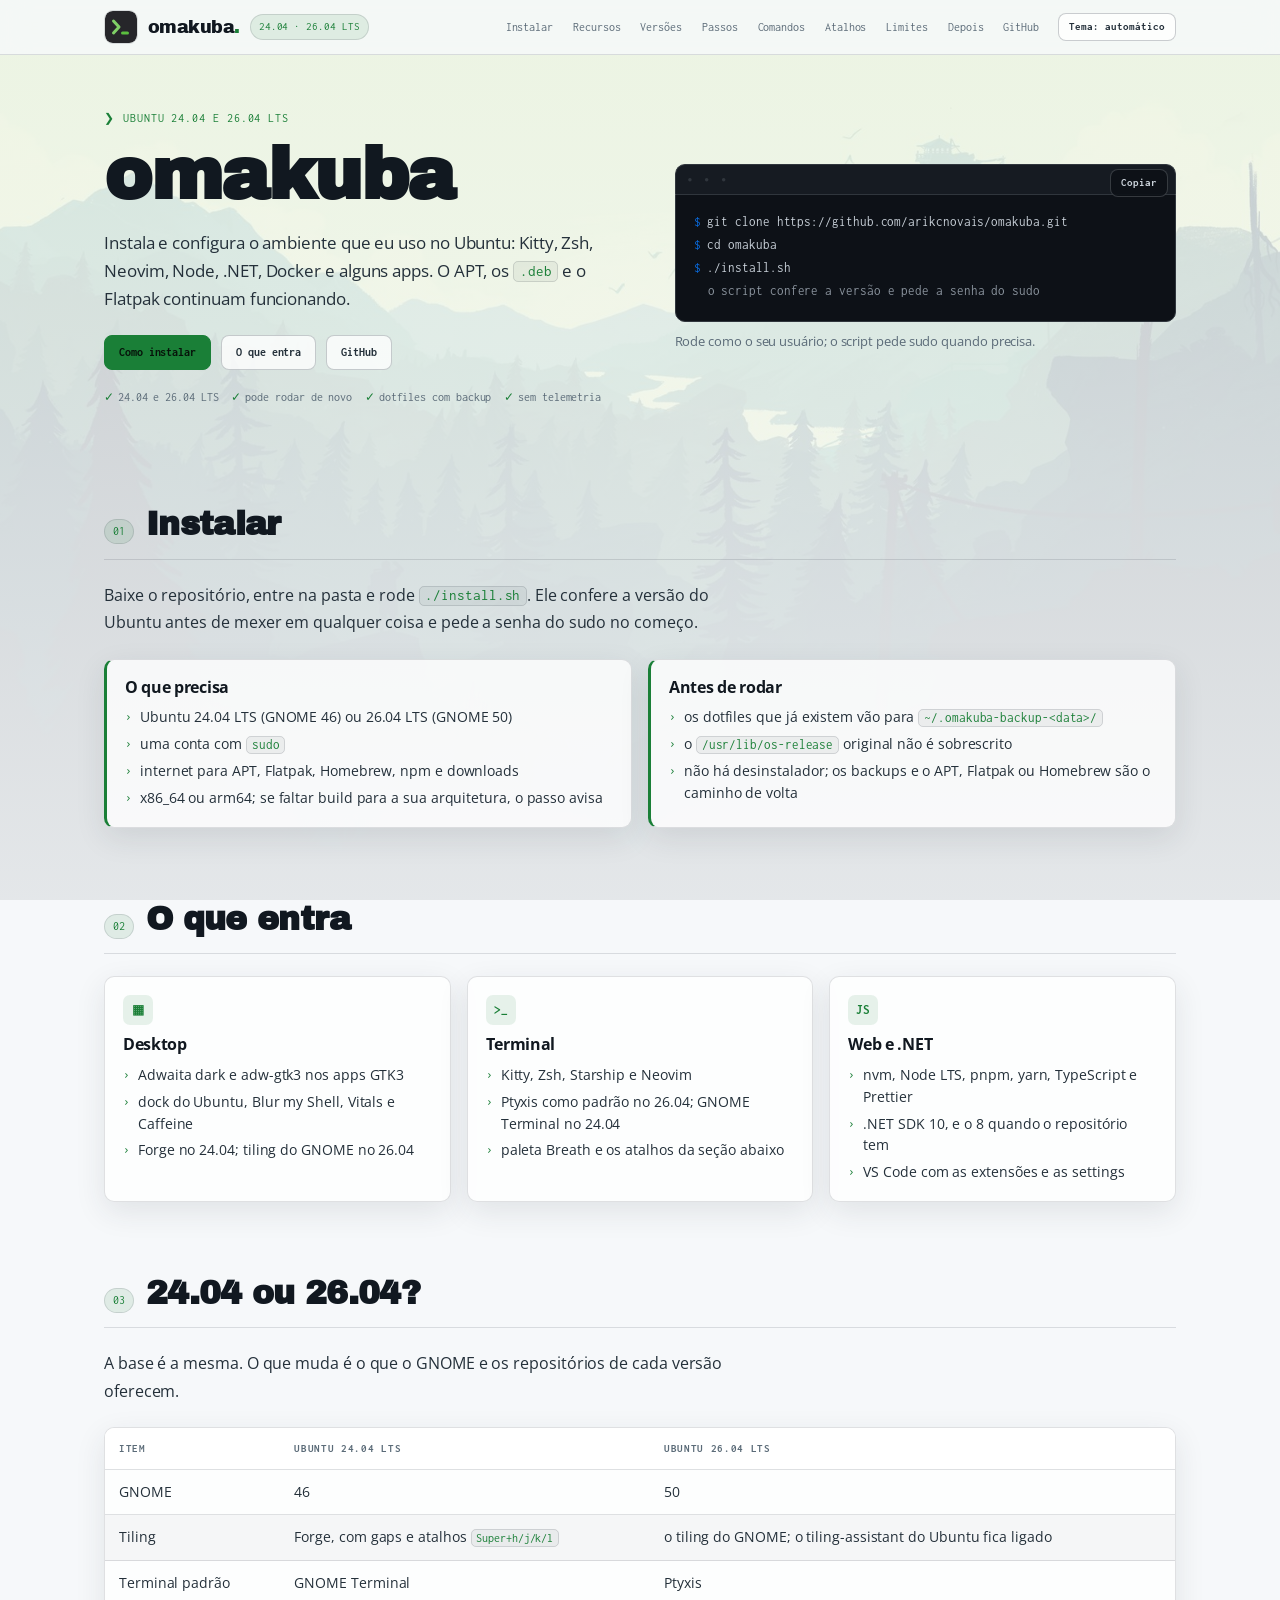
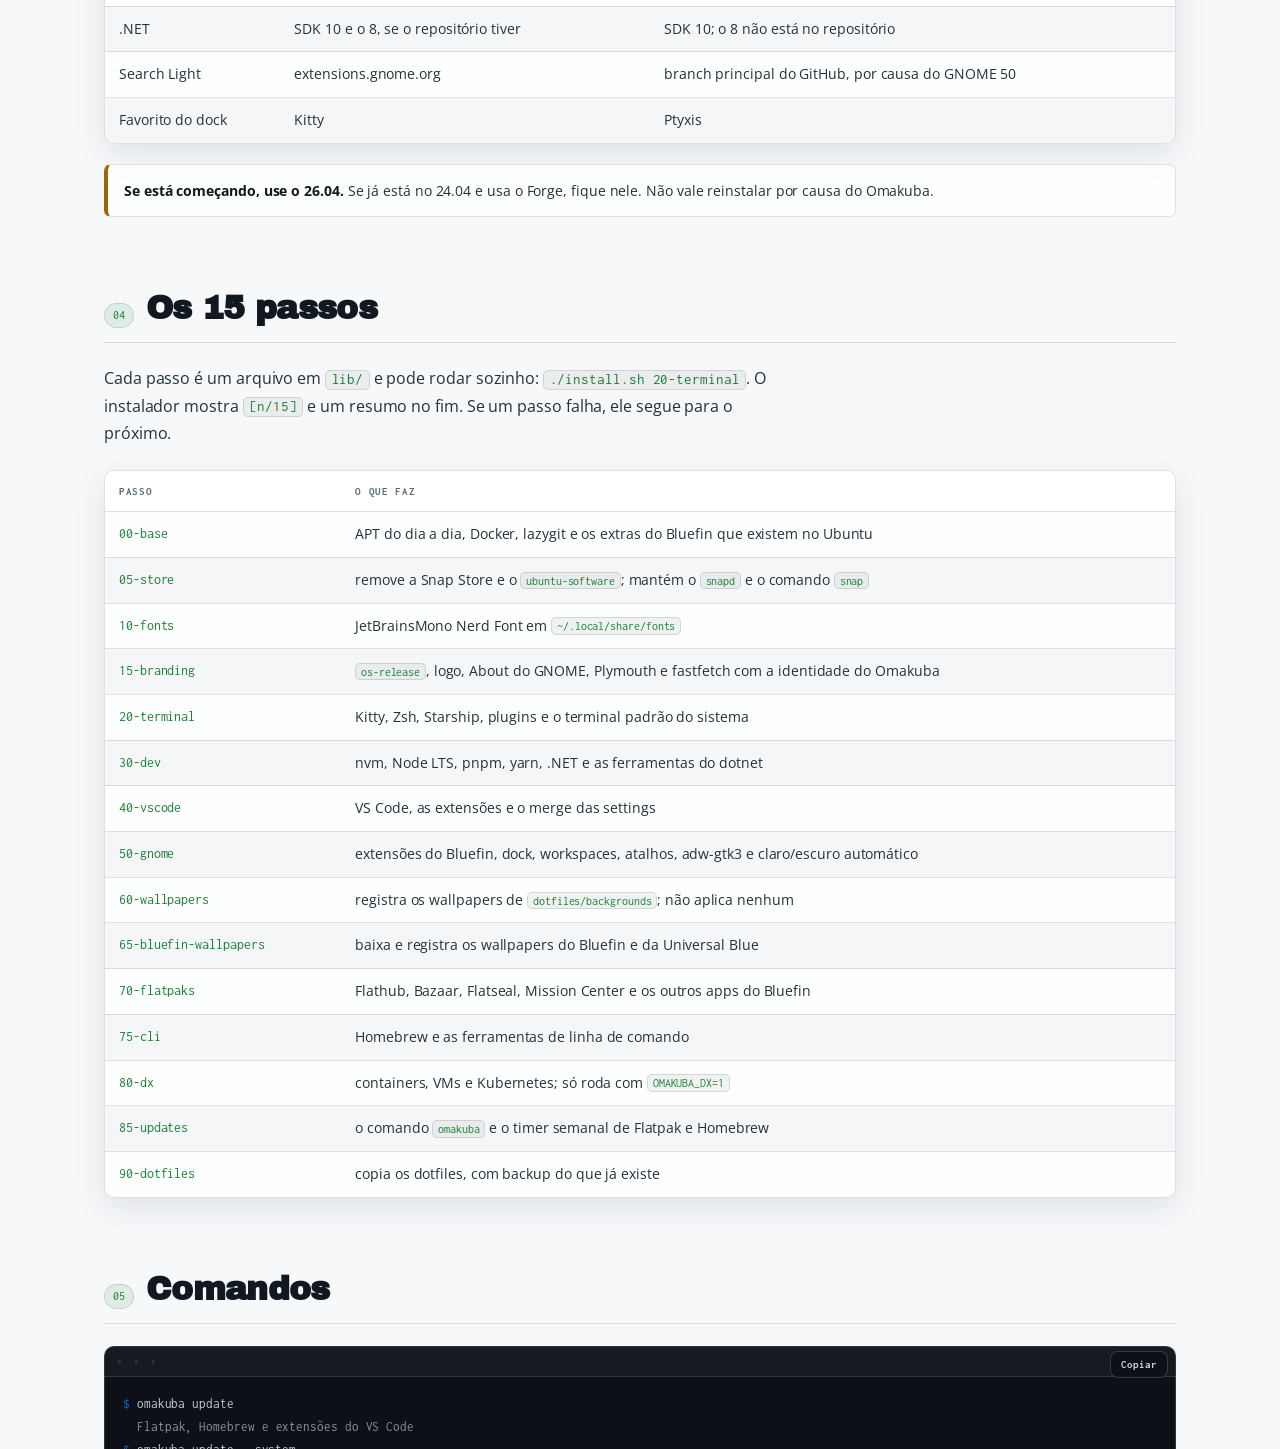
<file: index.html>
<!doctype html>
<html lang="pt-BR">
<head>
<meta charset="utf-8">
<meta name="viewport" content="width=device-width, initial-scale=1">
<meta http-equiv="refresh" content="0; url=docs/">
<title>Omakuba</title>
<link rel="canonical" href="docs/">
</head>
<body>
<p><a href="docs/">Abrir o site do Omakuba</a></p>
</body>
</html>
</file>
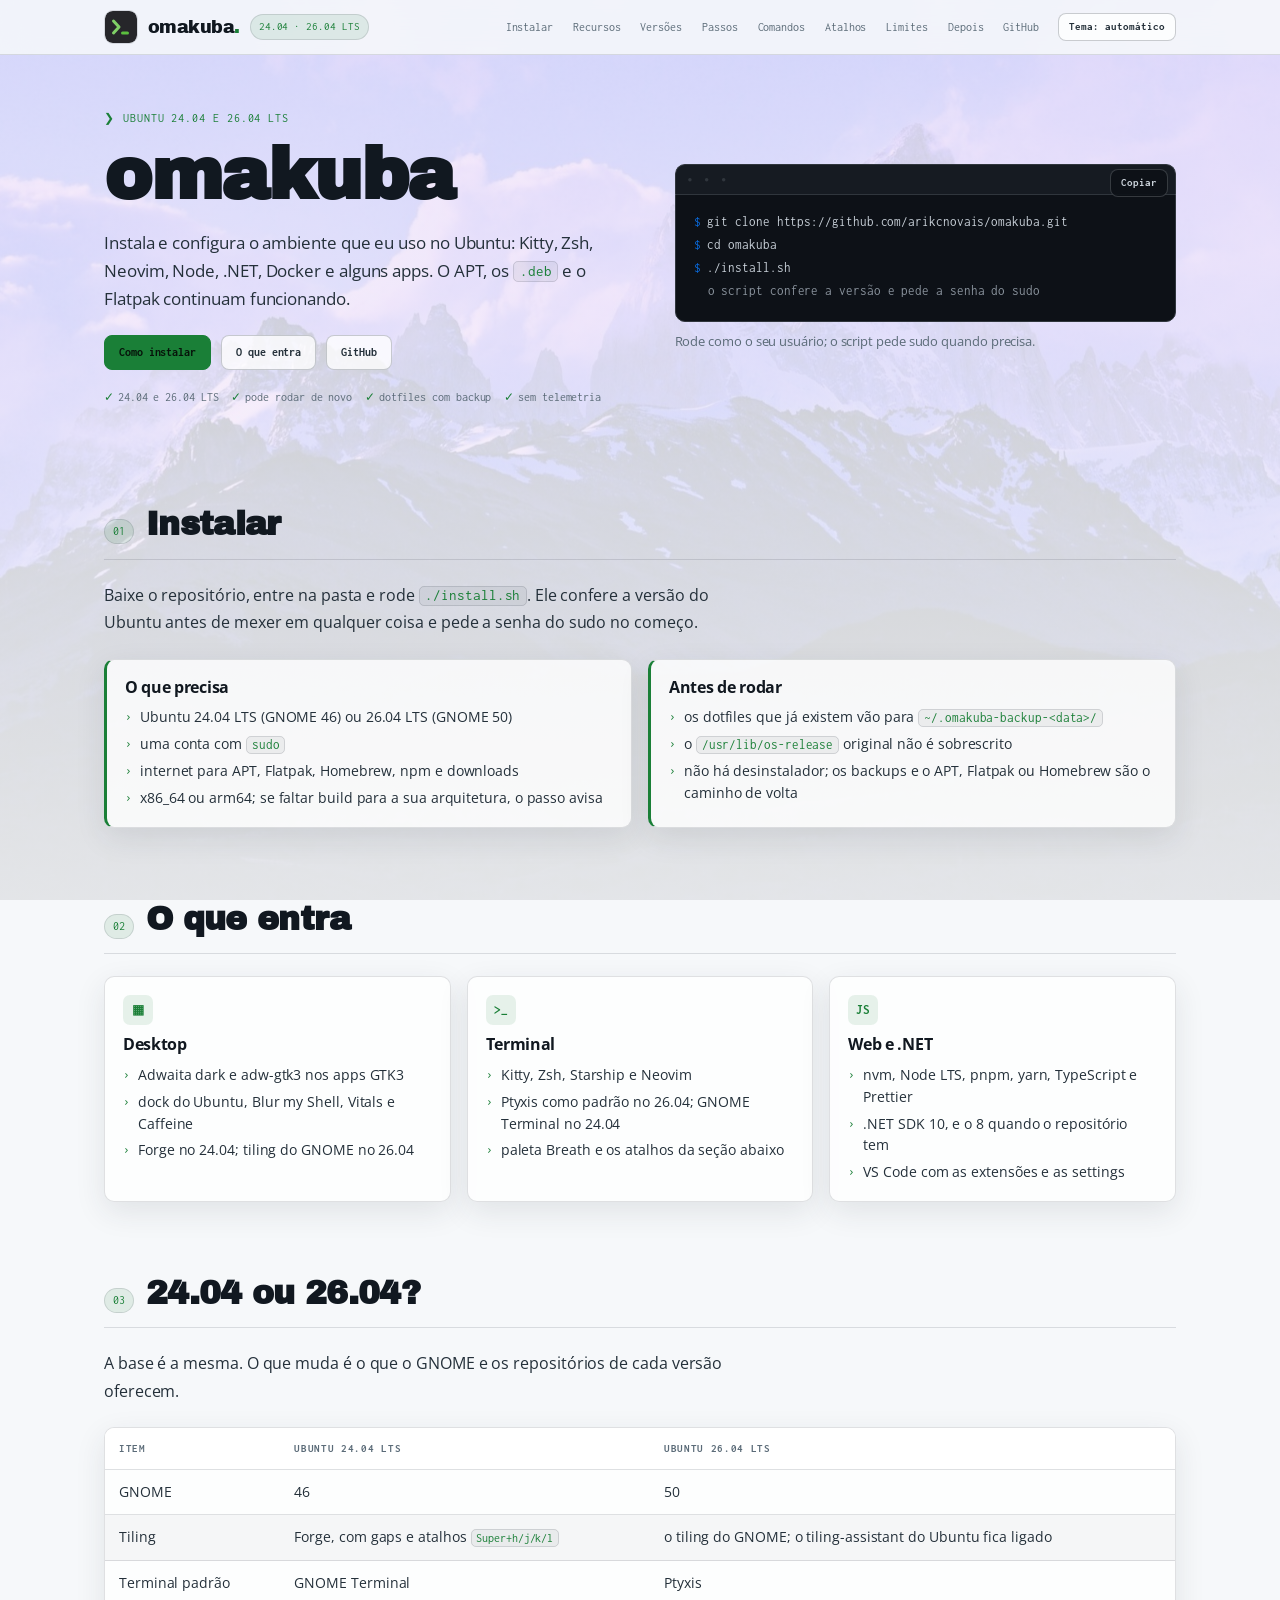
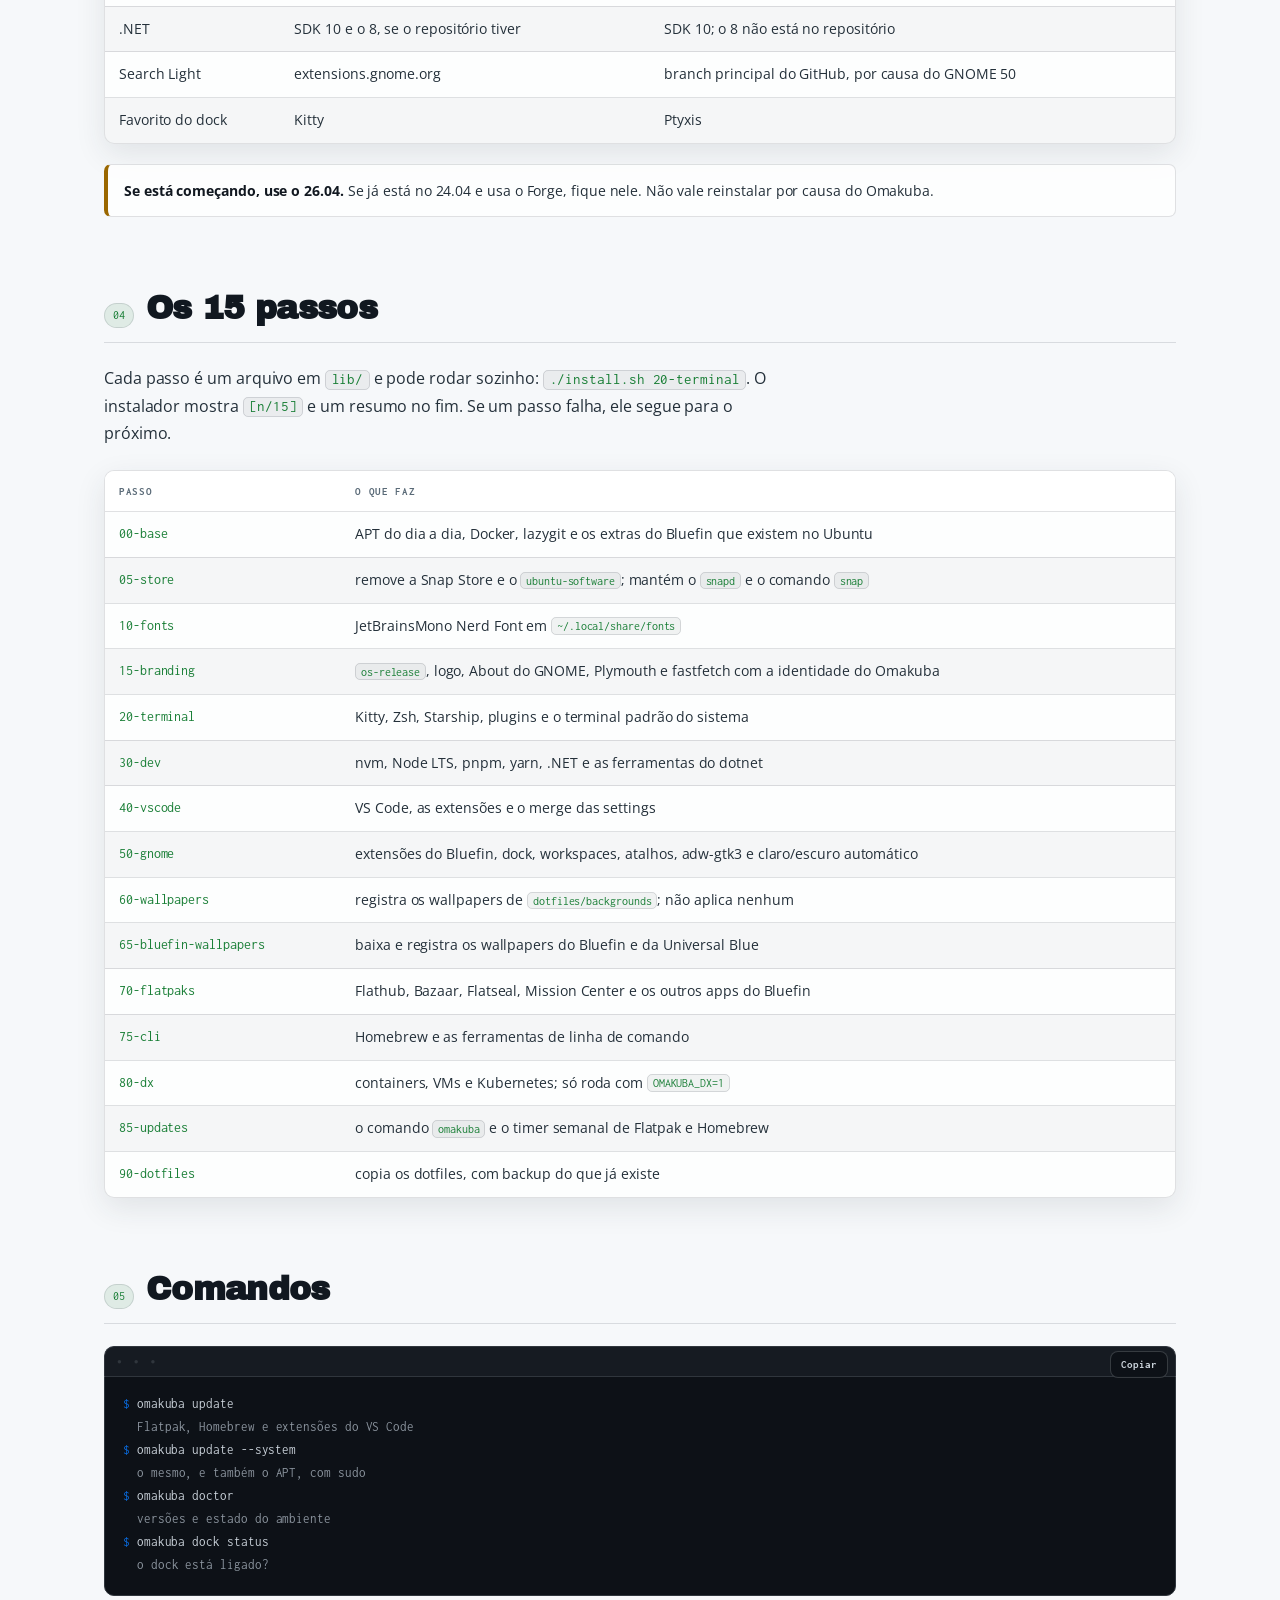
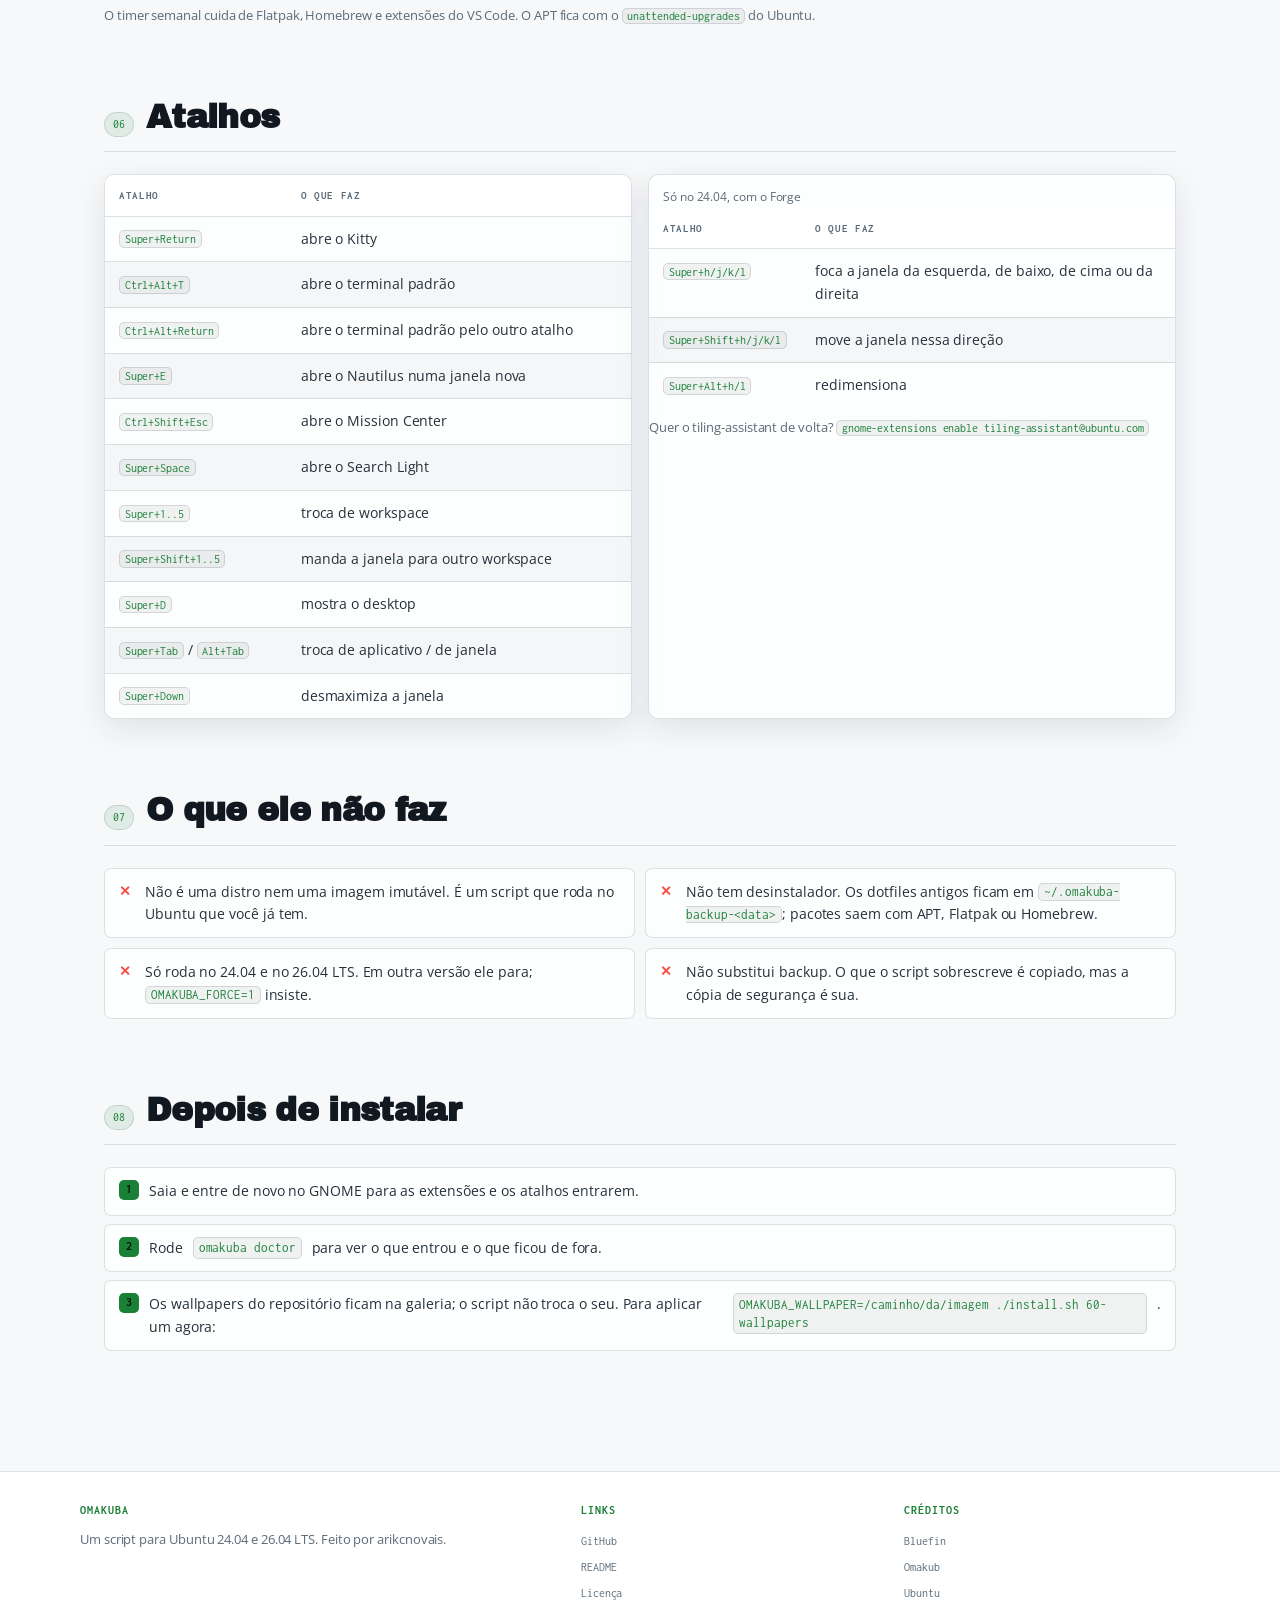
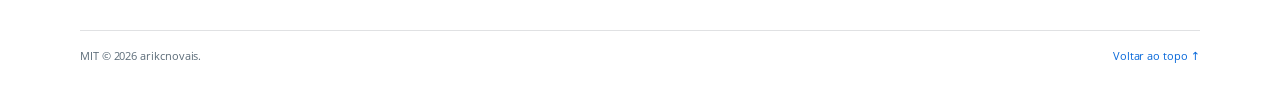
<file: docs/index.html>
<!doctype html>
<html lang="pt-BR">
<head>
<meta charset="utf-8">
<meta name="viewport" content="width=device-width, initial-scale=1">
<title>Omakuba: setup para Ubuntu 24.04 e 26.04 LTS</title>
<meta name="description" content="Um script que instala e configura o ambiente que eu uso no Ubuntu 24.04 e 26.04 LTS: terminal, desktop, Node, .NET e alguns apps.">
<meta name="author" content="arikcnovais">
<meta name="theme-color" content="#7FD066">
<meta name="color-scheme" content="light dark">
<meta name="referrer" content="no-referrer">
<meta http-equiv="Content-Security-Policy" content="default-src 'none'; script-src 'self'; style-src 'self'; font-src 'self'; img-src 'self'; connect-src 'none'; base-uri 'none'; form-action 'none'; object-src 'none'; upgrade-insecure-requests; require-trusted-types-for 'script'; trusted-types 'none'">

<meta property="og:type" content="website">
<meta property="og:title" content="Omakuba: setup para Ubuntu 24.04 e 26.04 LTS">
<meta property="og:description" content="O ambiente que eu uso no Ubuntu, em um script. Terminal, desktop, Node, .NET e alguns apps.">
<meta property="og:locale" content="pt_BR">

<link rel="icon" type="image/svg+xml" href="assets/omakuba.svg">
<script src="assets/theme.js"></script>
<link rel="stylesheet" href="assets/fonts.css">
<link rel="stylesheet" href="assets/float.css">
<link rel="stylesheet" href="assets/styles.css">
<script defer src="assets/app.js"></script>
</head>
<body class="wallpaper-fire-forest">

<a class="skip-link" href="#instalar">Pular para a instalação</a>

<header class="app-header omakuba">
  <div class="header-left">
    <a class="brand" href="#top">
      <img src="assets/omakuba.svg" alt="" width="34" height="34">
      <span>omakuba<span class="dot">.</span></span>
    </a>
    <span class="pill">24.04 · 26.04 LTS</span>
  </div>

  <div class="header-right">
    <nav id="site-nav" class="site-nav" aria-label="Seções">
      <ul class="nav-links" id="nav-links">
        <li><a href="#instalar">Instalar</a></li>
        <li><a href="#recursos">Recursos</a></li>
        <li><a href="#versoes">Versões</a></li>
        <li><a href="#passos">Passos</a></li>
        <li><a href="#comandos">Comandos</a></li>
        <li><a href="#atalhos">Atalhos</a></li>
        <li><a href="#limites">Limites</a></li>
        <li><a href="#depois">Depois</a></li>
        <li><a href="https://github.com/arikcnovais/omakuba" target="_blank" rel="noopener noreferrer">GitHub</a></li>
      </ul>
    </nav>
    <button class="btn btn-sm nav-toggle" id="nav-toggle" type="button" aria-expanded="false" aria-controls="site-nav">Menu</button>
    <button class="btn btn-sm" id="theme-toggle" type="button" title="Tema automático; clique para alternar">Tema: auto</button>
  </div>
</header>

<main id="top">

  <section class="hero" aria-labelledby="hero-title">
    <div>
      <p class="eyebrow">Ubuntu 24.04 e 26.04 LTS</p>
      <h1 id="hero-title">omakuba</h1>
      <p class="hero-sub">
        Instala e configura o ambiente que eu uso no Ubuntu: Kitty, Zsh,
        Neovim, Node, .NET, Docker e alguns apps. O APT, os <code>.deb</code> e
        o Flatpak continuam funcionando.
      </p>
      <div class="hero-actions">
        <a class="btn btn-primary" href="#instalar">Como instalar</a>
        <a class="btn" href="#recursos">O que entra</a>
        <a class="btn" href="https://github.com/arikcnovais/omakuba" target="_blank" rel="noopener noreferrer">GitHub</a>
      </div>
      <ul class="checks">
        <li>24.04 e 26.04 LTS</li>
        <li>pode rodar de novo</li>
        <li>dotfiles com backup</li>
        <li>sem telemetria</li>
      </ul>
    </div>

    <div>
      <div class="terminal-wrap">
        <button class="btn btn-sm copy-btn" type="button" data-copy="#cmd-install">Copiar</button>
        <pre class="terminal" id="cmd-install"><code><span class="line">git clone https://github.com/arikcnovais/omakuba.git</span>
<span class="line">cd omakuba</span>
<span class="line">./install.sh</span>
<span class="out">o script confere a versão e pede a senha do sudo</span></code></pre>
      </div>
      <p class="hint">Rode como o seu usuário; o script pede sudo quando precisa.</p>
    </div>
  </section>

  <section id="instalar" aria-labelledby="instalar-title">
    <div class="section-heading">
      <div>
        <span class="num">01</span>
        <h2 id="instalar-title">Instalar</h2>
      </div>
    </div>

    <p class="lead">
      Baixe o repositório, entre na pasta e rode <code>./install.sh</code>. Ele
      confere a versão do Ubuntu antes de mexer em qualquer coisa e pede a senha
      do sudo no começo.
    </p>

    <div class="grid-2">
      <div class="card green">
        <h3>O que precisa</h3>
        <ul>
          <li>Ubuntu 24.04 LTS (GNOME 46) ou 26.04 LTS (GNOME 50)</li>
          <li>uma conta com <code>sudo</code></li>
          <li>internet para APT, Flatpak, Homebrew, npm e downloads</li>
          <li>x86_64 ou arm64; se faltar build para a sua arquitetura, o passo avisa</li>
        </ul>
      </div>

      <div class="card green">
        <h3>Antes de rodar</h3>
        <ul>
          <li>os dotfiles que já existem vão para <code>~/.omakuba-backup-&lt;data&gt;/</code></li>
          <li>o <code>/usr/lib/os-release</code> original não é sobrescrito</li>
          <li>não há desinstalador; os backups e o APT, Flatpak ou Homebrew são o caminho de volta</li>
        </ul>
      </div>
    </div>
  </section>

  <section id="recursos" aria-labelledby="recursos-title">
    <div class="section-heading">
      <div>
        <span class="num">02</span>
        <h2 id="recursos-title">O que entra</h2>
      </div>
    </div>

    <div class="grid-3">
      <div class="card">
        <div class="icon" aria-hidden="true">▦</div>
        <h3>Desktop</h3>
        <ul>
          <li>Adwaita dark e adw-gtk3 nos apps GTK3</li>
          <li>dock do Ubuntu, Blur my Shell, Vitals e Caffeine</li>
          <li>Forge no 24.04; tiling do GNOME no 26.04</li>
        </ul>
      </div>

      <div class="card">
        <div class="icon" aria-hidden="true">&gt;_</div>
        <h3>Terminal</h3>
        <ul>
          <li>Kitty, Zsh, Starship e Neovim</li>
          <li>Ptyxis como padrão no 26.04; GNOME Terminal no 24.04</li>
          <li>paleta Breath e os atalhos da seção abaixo</li>
        </ul>
      </div>

      <div class="card">
        <div class="icon" aria-hidden="true">JS</div>
        <h3>Web e .NET</h3>
        <ul>
          <li>nvm, Node LTS, pnpm, yarn, TypeScript e Prettier</li>
          <li>.NET SDK 10, e o 8 quando o repositório tem</li>
          <li>VS Code com as extensões e as settings</li>
        </ul>
      </div>
    </div>
  </section>

  <section id="versoes" aria-labelledby="versoes-title">
    <div class="section-heading">
      <div>
        <span class="num">03</span>
        <h2 id="versoes-title">24.04 ou 26.04?</h2>
      </div>
    </div>

    <p class="lead">
      A base é a mesma. O que muda é o que o GNOME e os repositórios de cada
      versão oferecem.
    </p>

    <div class="table-scroll">
      <table>
        <thead>
          <tr>
            <th scope="col">Item</th>
            <th scope="col">Ubuntu 24.04 LTS</th>
            <th scope="col">Ubuntu 26.04 LTS</th>
          </tr>
        </thead>
        <tbody>
          <tr><td>GNOME</td><td>46</td><td>50</td></tr>
          <tr><td>Tiling</td><td>Forge, com gaps e atalhos <code>Super+h/j/k/l</code></td><td>o tiling do GNOME; o tiling-assistant do Ubuntu fica ligado</td></tr>
          <tr><td>Terminal padrão</td><td>GNOME Terminal</td><td>Ptyxis</td></tr>
          <tr><td>.NET</td><td>SDK 10 e o 8, se o repositório tiver</td><td>SDK 10; o 8 não está no repositório</td></tr>
          <tr><td>Search Light</td><td>extensions.gnome.org</td><td>branch principal do GitHub, por causa do GNOME 50</td></tr>
          <tr><td>Favorito do dock</td><td>Kitty</td><td>Ptyxis</td></tr>
        </tbody>
      </table>
    </div>

    <div class="notice">
      <strong>Se está começando, use o 26.04.</strong> Se já está no 24.04 e usa
      o Forge, fique nele. Não vale reinstalar por causa do Omakuba.
    </div>
  </section>

  <section id="passos" aria-labelledby="passos-title">
    <div class="section-heading">
      <div>
        <span class="num">04</span>
        <h2 id="passos-title">Os 15 passos</h2>
      </div>
    </div>

    <p class="lead">
      Cada passo é um arquivo em <code>lib/</code> e pode rodar sozinho:
      <code>./install.sh 20-terminal</code>. O instalador mostra
      <code>[n/15]</code> e um resumo no fim. Se um passo falha, ele segue para
      o próximo.
    </p>

    <div class="table-scroll">
      <table>
        <thead>
          <tr>
            <th scope="col">Passo</th>
            <th scope="col">O que faz</th>
          </tr>
        </thead>
        <tbody>
          <tr><td class="step-name">00-base</td><td>APT do dia a dia, Docker, lazygit e os extras do Bluefin que existem no Ubuntu</td></tr>
          <tr><td class="step-name">05-store</td><td>remove a Snap Store e o <code>ubuntu-software</code>; mantém o <code>snapd</code> e o comando <code>snap</code></td></tr>
          <tr><td class="step-name">10-fonts</td><td>JetBrainsMono Nerd Font em <code>~/.local/share/fonts</code></td></tr>
          <tr><td class="step-name">15-branding</td><td><code>os-release</code>, logo, About do GNOME, Plymouth e fastfetch com a identidade do Omakuba</td></tr>
          <tr><td class="step-name">20-terminal</td><td>Kitty, Zsh, Starship, plugins e o terminal padrão do sistema</td></tr>
          <tr><td class="step-name">30-dev</td><td>nvm, Node LTS, pnpm, yarn, .NET e as ferramentas do dotnet</td></tr>
          <tr><td class="step-name">40-vscode</td><td>VS Code, as extensões e o merge das settings</td></tr>
          <tr><td class="step-name">50-gnome</td><td>extensões do Bluefin, dock, workspaces, atalhos, adw-gtk3 e claro/escuro automático</td></tr>
          <tr><td class="step-name">60-wallpapers</td><td>registra os wallpapers de <code>dotfiles/backgrounds</code>; não aplica nenhum</td></tr>
          <tr><td class="step-name">65-bluefin-wallpapers</td><td>baixa e registra os wallpapers do Bluefin e da Universal Blue</td></tr>
          <tr><td class="step-name">70-flatpaks</td><td>Flathub, Bazaar, Flatseal, Mission Center e os outros apps do Bluefin</td></tr>
          <tr><td class="step-name">75-cli</td><td>Homebrew e as ferramentas de linha de comando</td></tr>
          <tr><td class="step-name">80-dx</td><td>containers, VMs e Kubernetes; só roda com <code>OMAKUBA_DX=1</code></td></tr>
          <tr><td class="step-name">85-updates</td><td>o comando <code>omakuba</code> e o timer semanal de Flatpak e Homebrew</td></tr>
          <tr><td class="step-name">90-dotfiles</td><td>copia os dotfiles, com backup do que já existe</td></tr>
        </tbody>
      </table>
    </div>
  </section>

  <section id="comandos" aria-labelledby="comandos-title">
    <div class="section-heading">
      <div>
        <span class="num">05</span>
        <h2 id="comandos-title">Comandos</h2>
      </div>
    </div>

    <div class="terminal-wrap">
      <button class="btn btn-sm copy-btn" type="button" data-copy="#cmd-usage">Copiar</button>
      <pre class="terminal" id="cmd-usage"><code><span class="line">omakuba update</span>
<span class="out">Flatpak, Homebrew e extensões do VS Code</span>
<span class="line">omakuba update --system</span>
<span class="out">o mesmo, e também o APT, com sudo</span>
<span class="line">omakuba doctor</span>
<span class="out">versões e estado do ambiente</span>
<span class="line">omakuba dock status</span>
<span class="out">o dock está ligado?</span></code></pre>
    </div>

    <p class="hint">
      O timer semanal cuida de Flatpak, Homebrew e extensões do VS Code. O APT
      fica com o <code>unattended-upgrades</code> do Ubuntu.
    </p>
  </section>

  <section id="atalhos" aria-labelledby="atalhos-title">
    <div class="section-heading">
      <div>
        <span class="num">06</span>
        <h2 id="atalhos-title">Atalhos</h2>
      </div>
    </div>

    <div class="grid-2">
      <div class="table-scroll">
        <table>
          <thead>
            <tr>
              <th scope="col">Atalho</th>
              <th scope="col">O que faz</th>
            </tr>
          </thead>
          <tbody>
            <tr><td><code>Super+Return</code></td><td>abre o Kitty</td></tr>
            <tr><td><code>Ctrl+Alt+T</code></td><td>abre o terminal padrão</td></tr>
            <tr><td><code>Ctrl+Alt+Return</code></td><td>abre o terminal padrão pelo outro atalho</td></tr>
            <tr><td><code>Super+E</code></td><td>abre o Nautilus numa janela nova</td></tr>
            <tr><td><code>Ctrl+Shift+Esc</code></td><td>abre o Mission Center</td></tr>
            <tr><td><code>Super+Space</code></td><td>abre o Search Light</td></tr>
            <tr><td><code>Super+1..5</code></td><td>troca de workspace</td></tr>
            <tr><td><code>Super+Shift+1..5</code></td><td>manda a janela para outro workspace</td></tr>
            <tr><td><code>Super+D</code></td><td>mostra o desktop</td></tr>
            <tr><td><code>Super+Tab</code> / <code>Alt+Tab</code></td><td>troca de aplicativo / de janela</td></tr>
            <tr><td><code>Super+Down</code></td><td>desmaximiza a janela</td></tr>
          </tbody>
        </table>
      </div>

      <div class="table-scroll">
        <table>
          <caption>Só no 24.04, com o Forge</caption>
          <thead>
            <tr>
              <th scope="col">Atalho</th>
              <th scope="col">O que faz</th>
            </tr>
          </thead>
          <tbody>
            <tr><td><code>Super+h/j/k/l</code></td><td>foca a janela da esquerda, de baixo, de cima ou da direita</td></tr>
            <tr><td><code>Super+Shift+h/j/k/l</code></td><td>move a janela nessa direção</td></tr>
            <tr><td><code>Super+Alt+h/l</code></td><td>redimensiona</td></tr>
          </tbody>
        </table>
        <p class="hint">Quer o tiling-assistant de volta? <code>gnome-extensions enable tiling-assistant@ubuntu.com</code></p>
      </div>
    </div>
  </section>

  <section id="limites" aria-labelledby="limites-title">
    <div class="section-heading">
      <div>
        <span class="num">07</span>
        <h2 id="limites-title">O que ele não faz</h2>
      </div>
    </div>

    <ul class="limits">
      <li>Não é uma distro nem uma imagem imutável. É um script que roda no Ubuntu que você já tem.</li>
      <li>Não tem desinstalador. Os dotfiles antigos ficam em <code>~/.omakuba-backup-&lt;data&gt;</code>; pacotes saem com APT, Flatpak ou Homebrew.</li>
      <li>Só roda no 24.04 e no 26.04 LTS. Em outra versão ele para; <code>OMAKUBA_FORCE=1</code> insiste.</li>
      <li>Não substitui backup. O que o script sobrescreve é copiado, mas a cópia de segurança é sua.</li>
    </ul>
  </section>

  <section id="depois" aria-labelledby="depois-title">
    <div class="section-heading">
      <div>
        <span class="num">08</span>
        <h2 id="depois-title">Depois de instalar</h2>
      </div>
    </div>

    <ol class="steps">
      <li>Saia e entre de novo no GNOME para as extensões e os atalhos entrarem.</li>
      <li>Rode <code>omakuba doctor</code> para ver o que entrou e o que ficou de fora.</li>
      <li>Os wallpapers do repositório ficam na galeria; o script não troca o seu. Para aplicar um agora: <code>OMAKUBA_WALLPAPER=/caminho/da/imagem ./install.sh 60-wallpapers</code>.</li>
    </ol>
  </section>

</main>

<footer>
  <div class="footer-inner">
    <div>
      <h4>Omakuba</h4>
      <p>Um script para Ubuntu 24.04 e 26.04 LTS. Feito por arikcnovais.</p>
    </div>
    <div>
      <h4>Links</h4>
      <a href="https://github.com/arikcnovais/omakuba" target="_blank" rel="noopener noreferrer">GitHub</a>
      <a href="https://github.com/arikcnovais/omakuba/blob/main/README.md" target="_blank" rel="noopener noreferrer">README</a>
      <a href="https://github.com/arikcnovais/omakuba/blob/main/LICENSE" target="_blank" rel="noopener noreferrer">Licença</a>
    </div>
    <div>
      <h4>Créditos</h4>
      <a href="https://projectbluefin.io" target="_blank" rel="noopener noreferrer">Bluefin</a>
      <a href="https://github.com/basecamp/omakub" target="_blank" rel="noopener noreferrer">Omakub</a>
      <a href="https://ubuntu.com" target="_blank" rel="noopener noreferrer">Ubuntu</a>
    </div>
  </div>
  <div class="footer-bottom">
    <p>MIT © 2026 arikcnovais.</p>
    <p><a href="#top">Voltar ao topo ↑</a></p>
  </div>
</footer>

<p class="sr-only" id="copy-status" role="status" aria-live="polite"></p>
<a class="to-top" href="#top" aria-label="Voltar ao topo">↑</a>

</body>
</html>
</file>
<file: docs/assets/fonts.css>
/* fonts.css: subset of float-suite/shared/fonts.css.
   Kept: Open Sans (400/600/700), Inconsolata (400/700), Archivo Black (400).
   The woff2 files in assets/fonts/ come from the Float Suite repo, so the site
   and the suite render the same type. Nothing is fetched from a CDN. */

@font-face {
  font-family: 'Archivo Black';
  font-style: normal;
  font-weight: 400;
  font-display: swap;
  src: url(fonts/Archivo-Black-400.woff2) format('woff2');
  unicode-range: U+0000-00FF, U+0131, U+0152-0153, U+02BB-02BC, U+02C6, U+02DA, U+02DC, U+0304, U+0308, U+0329, U+2000-206F, U+20AC, U+2122, U+2191, U+2193, U+2212, U+2215, U+FEFF, U+FFFD;
}

@font-face {
  font-family: 'Inconsolata';
  font-style: normal;
  font-weight: 400;
  font-display: swap;
  src: url(fonts/Inconsolata-400-1.woff2) format('woff2');
  unicode-range: U+0102-0103, U+0110-0111, U+0128-0129, U+0168-0169, U+01A0-01A1, U+01AF-01B0, U+0300-0301, U+0303-0304, U+0308-0309, U+0323, U+0329, U+1EA0-1EF9, U+20AB;
}

@font-face {
  font-family: 'Inconsolata';
  font-style: normal;
  font-weight: 400;
  font-display: swap;
  src: url(fonts/Inconsolata-400-2.woff2) format('woff2');
  unicode-range: U+0100-02BA, U+02BD-02C5, U+02C7-02CC, U+02CE-02D7, U+02DD-02FF, U+0304, U+0308, U+0329, U+1D00-1DBF, U+1E00-1E9F, U+1EF2-1EFF, U+2020, U+20A0-20AB, U+20AD-20C4, U+2113, U+2C60-2C7F, U+A720-A7FF;
}

@font-face {
  font-family: 'Inconsolata';
  font-style: normal;
  font-weight: 400;
  font-display: swap;
  src: url(fonts/Inconsolata-400-3.woff2) format('woff2');
  unicode-range: U+0000-00FF, U+0131, U+0152-0153, U+02BB-02BC, U+02C6, U+02DA, U+02DC, U+0304, U+0308, U+0329, U+2000-206F, U+20AC, U+2122, U+2191, U+2193, U+2212, U+2215, U+FEFF, U+FFFD;
}

@font-face {
  font-family: 'Inconsolata';
  font-style: normal;
  font-weight: 700;
  font-display: swap;
  src: url(fonts/Inconsolata-700-1.woff2) format('woff2');
  unicode-range: U+0102-0103, U+0110-0111, U+0128-0129, U+0168-0169, U+01A0-01A1, U+01AF-01B0, U+0300-0301, U+0303-0304, U+0308-0309, U+0323, U+0329, U+1EA0-1EF9, U+20AB;
}

@font-face {
  font-family: 'Inconsolata';
  font-style: normal;
  font-weight: 700;
  font-display: swap;
  src: url(fonts/Inconsolata-700-2.woff2) format('woff2');
  unicode-range: U+0100-02BA, U+02BD-02C5, U+02C7-02CC, U+02CE-02D7, U+02DD-02FF, U+0304, U+0308, U+0329, U+1D00-1DBF, U+1E00-1E9F, U+1EF2-1EFF, U+2020, U+20A0-20AB, U+20AD-20C4, U+2113, U+2C60-2C7F, U+A720-A7FF;
}

@font-face {
  font-family: 'Inconsolata';
  font-style: normal;
  font-weight: 700;
  font-display: swap;
  src: url(fonts/Inconsolata-700-3.woff2) format('woff2');
  unicode-range: U+0000-00FF, U+0131, U+0152-0153, U+02BB-02BC, U+02C6, U+02DA, U+02DC, U+0304, U+0308, U+0329, U+2000-206F, U+20AC, U+2122, U+2191, U+2193, U+2212, U+2215, U+FEFF, U+FFFD;
}

@font-face {
  font-family: 'Open Sans';
  font-style: normal;
  font-weight: 400;
  font-display: swap;
  src: url(fonts/OpenSans-400-1.woff2) format('woff2');
  unicode-range: U+0460-052F, U+1C80-1C8A, U+20B4, U+2DE0-2DFF, U+A640-A69F, U+FE2E-FE2F;
}

@font-face {
  font-family: 'Open Sans';
  font-style: normal;
  font-weight: 400;
  font-display: swap;
  src: url(fonts/OpenSans-400-2.woff2) format('woff2');
  unicode-range: U+0301, U+0400-045F, U+0490-0491, U+04B0-04B1, U+2116;
}

@font-face {
  font-family: 'Open Sans';
  font-style: normal;
  font-weight: 400;
  font-display: swap;
  src: url(fonts/OpenSans-400-3.woff2) format('woff2');
  unicode-range: U+1F00-1FFF;
}

@font-face {
  font-family: 'Open Sans';
  font-style: normal;
  font-weight: 400;
  font-display: swap;
  src: url(fonts/OpenSans-400-4.woff2) format('woff2');
  unicode-range: U+0370-0377, U+037A-037F, U+0384-038A, U+038C, U+038E-03A1, U+03A3-03FF;
}

@font-face {
  font-family: 'Open Sans';
  font-style: normal;
  font-weight: 400;
  font-display: swap;
  src: url(fonts/OpenSans-400-5.woff2) format('woff2');
  unicode-range: U+0307-0308, U+0590-05FF, U+200C-2010, U+20AA, U+25CC, U+FB1D-FB4F;
}

@font-face {
  font-family: 'Open Sans';
  font-style: normal;
  font-weight: 400;
  font-display: swap;
  src: url(fonts/OpenSans-400-6.woff2) format('woff2');
  unicode-range: U+0302-0303, U+0305, U+0307-0308, U+0310, U+0312, U+0315, U+031A, U+0326-0327, U+032C, U+032F-0330, U+0332-0333, U+0338, U+033A, U+0346, U+034D, U+0391-03A1, U+03A3-03A9, U+03B1-03C9, U+03D1, U+03D5-03D6, U+03F0-03F1, U+03F4-03F5, U+2016-2017, U+2034-2038, U+203C, U+2040, U+2043, U+2047, U+2050, U+2057, U+205F, U+2070-2071, U+2074-209F, U+20D0-20DC, U+20E1, U+20E5-20EF, U+2100-2112, U+2114-2115, U+2117-2121, U+2123-214F, U+2190, U+2192, U+2194-21AE, U+21B0-21E5, U+21F1-21F2, U+21F4-2211, U+2213-2214, U+2216-22FF, U+2308-230B, U+2310, U+2319, U+231C-2321, U+2336-237A, U+237C, U+2395, U+239B-23B7, U+23D0, U+23DC-23E1, U+2474-2475, U+25AF, U+25B3, U+25B7, U+25BD, U+25C1, U+25CA, U+25CC, U+25FB, U+266D-266F, U+27C0-27FF, U+2900-2AFF, U+2B0E-2B11, U+2B30-2B4C, U+2BFE, U+3030, U+FF5B, U+FF5D, U+1D400-1D7FF, U+1EE00-1EEFF;
}

@font-face {
  font-family: 'Open Sans';
  font-style: normal;
  font-weight: 400;
  font-display: swap;
  src: url(fonts/OpenSans-400-7.woff2) format('woff2');
  unicode-range: U+0001-000C, U+000E-001F, U+007F-009F, U+20DD-20E0, U+20E2-20E4, U+2150-218F, U+2190, U+2192, U+2194-2199, U+21AF, U+21E6-21F0, U+21F3, U+2218-2219, U+2299, U+22C4-22C6, U+2300-243F, U+2440-244A, U+2460-24FF, U+25A0-27BF, U+2800-28FF, U+2921-2922, U+2981, U+29BF, U+29EB, U+2B00-2BFF, U+4DC0-4DFF, U+FFF9-FFFB, U+10140-1018E, U+10190-1019C, U+101A0, U+101D0-101FD, U+102E0-102FB, U+10E60-10E7E, U+1D2C0-1D2D3, U+1D2E0-1D37F, U+1F000-1F0FF, U+1F100-1F1AE, U+1F1E6-1F1FF, U+1F30D-1F30F, U+1F315, U+1F31C, U+1F31E, U+1F320-1F32C, U+1F336, U+1F378, U+1F37D, U+1F382, U+1F393-1F39F, U+1F3A7-1F3A8, U+1F3AC-1F3AF, U+1F3C2, U+1F3C4-1F3C6, U+1F3CA-1F3CE, U+1F3D4-1F3E0, U+1F3ED, U+1F3F1-1F3F3, U+1F3F5-1F3F7, U+1F408, U+1F415, U+1F41F, U+1F426, U+1F43F, U+1F441-1F442, U+1F444, U+1F446-1F449, U+1F44C-1F44E, U+1F453, U+1F46A, U+1F47D, U+1F4A3, U+1F4B0, U+1F4B3, U+1F4B9, U+1F4BB, U+1F4BF, U+1F4C8-1F4CB, U+1F4D6, U+1F4DA, U+1F4DF, U+1F4E3-1F4E6, U+1F4EA-1F4ED, U+1F4F7, U+1F4F9-1F4FB, U+1F4FD-1F4FE, U+1F503, U+1F507-1F50B, U+1F50D, U+1F512-1F513, U+1F53E-1F54A, U+1F54F-1F5FA, U+1F610, U+1F650-1F67F, U+1F687, U+1F68D, U+1F691, U+1F694, U+1F698, U+1F6AD, U+1F6B2, U+1F6B9-1F6BA, U+1F6BC, U+1F6C6-1F6CF, U+1F6D3-1F6D7, U+1F6E0-1F6EA, U+1F6F0-1F6F3, U+1F6F7-1F6FC, U+1F700-1F80B, U+1F810-1F847, U+1F850-1F859, U+1F860-1F887, U+1F890-1F8AD, U+1F8B0-1F8BB, U+1F8C0-1F8C1, U+1F8D0-1F8D8, U+1F900-1F90B, U+1F93B, U+1F946, U+1F984, U+1F996, U+1F9E9, U+1FA00-1FA6F, U+1FA70-1FA7C, U+1FA80-1FAC6, U+1FAC8, U+1FACC-1FADD, U+1FADF-1FAEB, U+1FAEF-1FAFA, U+1FB00-1FBFF;
}

@font-face {
  font-family: 'Open Sans';
  font-style: normal;
  font-weight: 400;
  font-display: swap;
  src: url(fonts/OpenSans-400-8.woff2) format('woff2');
  unicode-range: U+0102-0103, U+0110-0111, U+0128-0129, U+0168-0169, U+01A0-01A1, U+01AF-01B0, U+0300-0301, U+0303-0304, U+0308-0309, U+0323, U+0329, U+1EA0-1EF9, U+20AB;
}

@font-face {
  font-family: 'Open Sans';
  font-style: normal;
  font-weight: 400;
  font-display: swap;
  src: url(fonts/OpenSans-400-9.woff2) format('woff2');
  unicode-range: U+0100-02BA, U+02BD-02C5, U+02C7-02CC, U+02CE-02D7, U+02DD-02FF, U+0304, U+0308, U+0329, U+1D00-1DBF, U+1E00-1E9F, U+1EF2-1EFF, U+2020, U+20A0-20AB, U+20AD-20C4, U+2113, U+2C60-2C7F, U+A720-A7FF;
}

@font-face {
  font-family: 'Open Sans';
  font-style: normal;
  font-weight: 400;
  font-display: swap;
  src: url(fonts/OpenSans-400-10.woff2) format('woff2');
  unicode-range: U+0000-00FF, U+0131, U+0152-0153, U+02BB-02BC, U+02C6, U+02DA, U+02DC, U+0304, U+0308, U+0329, U+2000-206F, U+20AC, U+2122, U+2191, U+2193, U+2212, U+2215, U+FEFF, U+FFFD;
}

@font-face {
  font-family: 'Open Sans';
  font-style: normal;
  font-weight: 600;
  font-display: swap;
  src: url(fonts/OpenSans-600-1.woff2) format('woff2');
  unicode-range: U+0460-052F, U+1C80-1C8A, U+20B4, U+2DE0-2DFF, U+A640-A69F, U+FE2E-FE2F;
}

@font-face {
  font-family: 'Open Sans';
  font-style: normal;
  font-weight: 600;
  font-display: swap;
  src: url(fonts/OpenSans-600-2.woff2) format('woff2');
  unicode-range: U+0301, U+0400-045F, U+0490-0491, U+04B0-04B1, U+2116;
}

@font-face {
  font-family: 'Open Sans';
  font-style: normal;
  font-weight: 600;
  font-display: swap;
  src: url(fonts/OpenSans-600-3.woff2) format('woff2');
  unicode-range: U+1F00-1FFF;
}

@font-face {
  font-family: 'Open Sans';
  font-style: normal;
  font-weight: 600;
  font-display: swap;
  src: url(fonts/OpenSans-600-4.woff2) format('woff2');
  unicode-range: U+0370-0377, U+037A-037F, U+0384-038A, U+038C, U+038E-03A1, U+03A3-03FF;
}

@font-face {
  font-family: 'Open Sans';
  font-style: normal;
  font-weight: 600;
  font-display: swap;
  src: url(fonts/OpenSans-600-5.woff2) format('woff2');
  unicode-range: U+0307-0308, U+0590-05FF, U+200C-2010, U+20AA, U+25CC, U+FB1D-FB4F;
}

@font-face {
  font-family: 'Open Sans';
  font-style: normal;
  font-weight: 600;
  font-display: swap;
  src: url(fonts/OpenSans-600-6.woff2) format('woff2');
  unicode-range: U+0302-0303, U+0305, U+0307-0308, U+0310, U+0312, U+0315, U+031A, U+0326-0327, U+032C, U+032F-0330, U+0332-0333, U+0338, U+033A, U+0346, U+034D, U+0391-03A1, U+03A3-03A9, U+03B1-03C9, U+03D1, U+03D5-03D6, U+03F0-03F1, U+03F4-03F5, U+2016-2017, U+2034-2038, U+203C, U+2040, U+2043, U+2047, U+2050, U+2057, U+205F, U+2070-2071, U+2074-209F, U+20D0-20DC, U+20E1, U+20E5-20EF, U+2100-2112, U+2114-2115, U+2117-2121, U+2123-214F, U+2190, U+2192, U+2194-21AE, U+21B0-21E5, U+21F1-21F2, U+21F4-2211, U+2213-2214, U+2216-22FF, U+2308-230B, U+2310, U+2319, U+231C-2321, U+2336-237A, U+237C, U+2395, U+239B-23B7, U+23D0, U+23DC-23E1, U+2474-2475, U+25AF, U+25B3, U+25B7, U+25BD, U+25C1, U+25CA, U+25CC, U+25FB, U+266D-266F, U+27C0-27FF, U+2900-2AFF, U+2B0E-2B11, U+2B30-2B4C, U+2BFE, U+3030, U+FF5B, U+FF5D, U+1D400-1D7FF, U+1EE00-1EEFF;
}

@font-face {
  font-family: 'Open Sans';
  font-style: normal;
  font-weight: 600;
  font-display: swap;
  src: url(fonts/OpenSans-600-7.woff2) format('woff2');
  unicode-range: U+0001-000C, U+000E-001F, U+007F-009F, U+20DD-20E0, U+20E2-20E4, U+2150-218F, U+2190, U+2192, U+2194-2199, U+21AF, U+21E6-21F0, U+21F3, U+2218-2219, U+2299, U+22C4-22C6, U+2300-243F, U+2440-244A, U+2460-24FF, U+25A0-27BF, U+2800-28FF, U+2921-2922, U+2981, U+29BF, U+29EB, U+2B00-2BFF, U+4DC0-4DFF, U+FFF9-FFFB, U+10140-1018E, U+10190-1019C, U+101A0, U+101D0-101FD, U+102E0-102FB, U+10E60-10E7E, U+1D2C0-1D2D3, U+1D2E0-1D37F, U+1F000-1F0FF, U+1F100-1F1AE, U+1F1E6-1F1FF, U+1F30D-1F30F, U+1F315, U+1F31C, U+1F31E, U+1F320-1F32C, U+1F336, U+1F378, U+1F37D, U+1F382, U+1F393-1F39F, U+1F3A7-1F3A8, U+1F3AC-1F3AF, U+1F3C2, U+1F3C4-1F3C6, U+1F3CA-1F3CE, U+1F3D4-1F3E0, U+1F3ED, U+1F3F1-1F3F3, U+1F3F5-1F3F7, U+1F408, U+1F415, U+1F41F, U+1F426, U+1F43F, U+1F441-1F442, U+1F444, U+1F446-1F449, U+1F44C-1F44E, U+1F453, U+1F46A, U+1F47D, U+1F4A3, U+1F4B0, U+1F4B3, U+1F4B9, U+1F4BB, U+1F4BF, U+1F4C8-1F4CB, U+1F4D6, U+1F4DA, U+1F4DF, U+1F4E3-1F4E6, U+1F4EA-1F4ED, U+1F4F7, U+1F4F9-1F4FB, U+1F4FD-1F4FE, U+1F503, U+1F507-1F50B, U+1F50D, U+1F512-1F513, U+1F53E-1F54A, U+1F54F-1F5FA, U+1F610, U+1F650-1F67F, U+1F687, U+1F68D, U+1F691, U+1F694, U+1F698, U+1F6AD, U+1F6B2, U+1F6B9-1F6BA, U+1F6BC, U+1F6C6-1F6CF, U+1F6D3-1F6D7, U+1F6E0-1F6EA, U+1F6F0-1F6F3, U+1F6F7-1F6FC, U+1F700-1F80B, U+1F810-1F847, U+1F850-1F859, U+1F860-1F887, U+1F890-1F8AD, U+1F8B0-1F8BB, U+1F8C0-1F8C1, U+1F8D0-1F8D8, U+1F900-1F90B, U+1F93B, U+1F946, U+1F984, U+1F996, U+1F9E9, U+1FA00-1FA6F, U+1FA70-1FA7C, U+1FA80-1FAC6, U+1FAC8, U+1FACC-1FADD, U+1FADF-1FAEB, U+1FAEF-1FAFA, U+1FB00-1FBFF;
}

@font-face {
  font-family: 'Open Sans';
  font-style: normal;
  font-weight: 600;
  font-display: swap;
  src: url(fonts/OpenSans-600-8.woff2) format('woff2');
  unicode-range: U+0102-0103, U+0110-0111, U+0128-0129, U+0168-0169, U+01A0-01A1, U+01AF-01B0, U+0300-0301, U+0303-0304, U+0308-0309, U+0323, U+0329, U+1EA0-1EF9, U+20AB;
}

@font-face {
  font-family: 'Open Sans';
  font-style: normal;
  font-weight: 600;
  font-display: swap;
  src: url(fonts/OpenSans-600-9.woff2) format('woff2');
  unicode-range: U+0100-02BA, U+02BD-02C5, U+02C7-02CC, U+02CE-02D7, U+02DD-02FF, U+0304, U+0308, U+0329, U+1D00-1DBF, U+1E00-1E9F, U+1EF2-1EFF, U+2020, U+20A0-20AB, U+20AD-20C4, U+2113, U+2C60-2C7F, U+A720-A7FF;
}

@font-face {
  font-family: 'Open Sans';
  font-style: normal;
  font-weight: 600;
  font-display: swap;
  src: url(fonts/OpenSans-600-10.woff2) format('woff2');
  unicode-range: U+0000-00FF, U+0131, U+0152-0153, U+02BB-02BC, U+02C6, U+02DA, U+02DC, U+0304, U+0308, U+0329, U+2000-206F, U+20AC, U+2122, U+2191, U+2193, U+2212, U+2215, U+FEFF, U+FFFD;
}

@font-face {
  font-family: 'Open Sans';
  font-style: normal;
  font-weight: 700;
  font-display: swap;
  src: url(fonts/OpenSans-700-1.woff2) format('woff2');
  unicode-range: U+0460-052F, U+1C80-1C8A, U+20B4, U+2DE0-2DFF, U+A640-A69F, U+FE2E-FE2F;
}

@font-face {
  font-family: 'Open Sans';
  font-style: normal;
  font-weight: 700;
  font-display: swap;
  src: url(fonts/OpenSans-700-2.woff2) format('woff2');
  unicode-range: U+0301, U+0400-045F, U+0490-0491, U+04B0-04B1, U+2116;
}

@font-face {
  font-family: 'Open Sans';
  font-style: normal;
  font-weight: 700;
  font-display: swap;
  src: url(fonts/OpenSans-700-3.woff2) format('woff2');
  unicode-range: U+1F00-1FFF;
}

@font-face {
  font-family: 'Open Sans';
  font-style: normal;
  font-weight: 700;
  font-display: swap;
  src: url(fonts/OpenSans-700-4.woff2) format('woff2');
  unicode-range: U+0370-0377, U+037A-037F, U+0384-038A, U+038C, U+038E-03A1, U+03A3-03FF;
}

@font-face {
  font-family: 'Open Sans';
  font-style: normal;
  font-weight: 700;
  font-display: swap;
  src: url(fonts/OpenSans-700-5.woff2) format('woff2');
  unicode-range: U+0307-0308, U+0590-05FF, U+200C-2010, U+20AA, U+25CC, U+FB1D-FB4F;
}

@font-face {
  font-family: 'Open Sans';
  font-style: normal;
  font-weight: 700;
  font-display: swap;
  src: url(fonts/OpenSans-700-6.woff2) format('woff2');
  unicode-range: U+0302-0303, U+0305, U+0307-0308, U+0310, U+0312, U+0315, U+031A, U+0326-0327, U+032C, U+032F-0330, U+0332-0333, U+0338, U+033A, U+0346, U+034D, U+0391-03A1, U+03A3-03A9, U+03B1-03C9, U+03D1, U+03D5-03D6, U+03F0-03F1, U+03F4-03F5, U+2016-2017, U+2034-2038, U+203C, U+2040, U+2043, U+2047, U+2050, U+2057, U+205F, U+2070-2071, U+2074-209F, U+20D0-20DC, U+20E1, U+20E5-20EF, U+2100-2112, U+2114-2115, U+2117-2121, U+2123-214F, U+2190, U+2192, U+2194-21AE, U+21B0-21E5, U+21F1-21F2, U+21F4-2211, U+2213-2214, U+2216-22FF, U+2308-230B, U+2310, U+2319, U+231C-2321, U+2336-237A, U+237C, U+2395, U+239B-23B7, U+23D0, U+23DC-23E1, U+2474-2475, U+25AF, U+25B3, U+25B7, U+25BD, U+25C1, U+25CA, U+25CC, U+25FB, U+266D-266F, U+27C0-27FF, U+2900-2AFF, U+2B0E-2B11, U+2B30-2B4C, U+2BFE, U+3030, U+FF5B, U+FF5D, U+1D400-1D7FF, U+1EE00-1EEFF;
}

@font-face {
  font-family: 'Open Sans';
  font-style: normal;
  font-weight: 700;
  font-display: swap;
  src: url(fonts/OpenSans-700-7.woff2) format('woff2');
  unicode-range: U+0001-000C, U+000E-001F, U+007F-009F, U+20DD-20E0, U+20E2-20E4, U+2150-218F, U+2190, U+2192, U+2194-2199, U+21AF, U+21E6-21F0, U+21F3, U+2218-2219, U+2299, U+22C4-22C6, U+2300-243F, U+2440-244A, U+2460-24FF, U+25A0-27BF, U+2800-28FF, U+2921-2922, U+2981, U+29BF, U+29EB, U+2B00-2BFF, U+4DC0-4DFF, U+FFF9-FFFB, U+10140-1018E, U+10190-1019C, U+101A0, U+101D0-101FD, U+102E0-102FB, U+10E60-10E7E, U+1D2C0-1D2D3, U+1D2E0-1D37F, U+1F000-1F0FF, U+1F100-1F1AE, U+1F1E6-1F1FF, U+1F30D-1F30F, U+1F315, U+1F31C, U+1F31E, U+1F320-1F32C, U+1F336, U+1F378, U+1F37D, U+1F382, U+1F393-1F39F, U+1F3A7-1F3A8, U+1F3AC-1F3AF, U+1F3C2, U+1F3C4-1F3C6, U+1F3CA-1F3CE, U+1F3D4-1F3E0, U+1F3ED, U+1F3F1-1F3F3, U+1F3F5-1F3F7, U+1F408, U+1F415, U+1F41F, U+1F426, U+1F43F, U+1F441-1F442, U+1F444, U+1F446-1F449, U+1F44C-1F44E, U+1F453, U+1F46A, U+1F47D, U+1F4A3, U+1F4B0, U+1F4B3, U+1F4B9, U+1F4BB, U+1F4BF, U+1F4C8-1F4CB, U+1F4D6, U+1F4DA, U+1F4DF, U+1F4E3-1F4E6, U+1F4EA-1F4ED, U+1F4F7, U+1F4F9-1F4FB, U+1F4FD-1F4FE, U+1F503, U+1F507-1F50B, U+1F50D, U+1F512-1F513, U+1F53E-1F54A, U+1F54F-1F5FA, U+1F610, U+1F650-1F67F, U+1F687, U+1F68D, U+1F691, U+1F694, U+1F698, U+1F6AD, U+1F6B2, U+1F6B9-1F6BA, U+1F6BC, U+1F6C6-1F6CF, U+1F6D3-1F6D7, U+1F6E0-1F6EA, U+1F6F0-1F6F3, U+1F6F7-1F6FC, U+1F700-1F80B, U+1F810-1F847, U+1F850-1F859, U+1F860-1F887, U+1F890-1F8AD, U+1F8B0-1F8BB, U+1F8C0-1F8C1, U+1F8D0-1F8D8, U+1F900-1F90B, U+1F93B, U+1F946, U+1F984, U+1F996, U+1F9E9, U+1FA00-1FA6F, U+1FA70-1FA7C, U+1FA80-1FAC6, U+1FAC8, U+1FACC-1FADD, U+1FADF-1FAEB, U+1FAEF-1FAFA, U+1FB00-1FBFF;
}

@font-face {
  font-family: 'Open Sans';
  font-style: normal;
  font-weight: 700;
  font-display: swap;
  src: url(fonts/OpenSans-700-8.woff2) format('woff2');
  unicode-range: U+0102-0103, U+0110-0111, U+0128-0129, U+0168-0169, U+01A0-01A1, U+01AF-01B0, U+0300-0301, U+0303-0304, U+0308-0309, U+0323, U+0329, U+1EA0-1EF9, U+20AB;
}

@font-face {
  font-family: 'Open Sans';
  font-style: normal;
  font-weight: 700;
  font-display: swap;
  src: url(fonts/OpenSans-700-9.woff2) format('woff2');
  unicode-range: U+0100-02BA, U+02BD-02C5, U+02C7-02CC, U+02CE-02D7, U+02DD-02FF, U+0304, U+0308, U+0329, U+1D00-1DBF, U+1E00-1E9F, U+1EF2-1EFF, U+2020, U+20A0-20AB, U+20AD-20C4, U+2113, U+2C60-2C7F, U+A720-A7FF;
}

@font-face {
  font-family: 'Open Sans';
  font-style: normal;
  font-weight: 700;
  font-display: swap;
  src: url(fonts/OpenSans-700-10.woff2) format('woff2');
  unicode-range: U+0000-00FF, U+0131, U+0152-0153, U+02BB-02BC, U+02C6, U+02DA, U+02DC, U+0304, U+0308, U+0329, U+2000-206F, U+20AC, U+2122, U+2191, U+2193, U+2212, U+2215, U+FEFF, U+FFFD;
}
</file>
<file: docs/assets/float.css>
/* =========================================================================
   FLOAT SUITE: Shared Design System (Bluefin & Hobbyist Modernized)
   Tokens refinados, vidro/blur dinâmico com suporte a baixo desempenho,
   tipografia focada em desenvolvedor e elementos nítidos.
   ========================================================================= */

/* ----- Design Tokens -------------------------------------------------- */
:root {
  /* Cores de Superfície & Vidro */
  --c-bg: #0d1117;
  --c-surface: #161b22;
  --c-surface2: #21262d;
  --c-panel: #161b22;
  --c-text: #c9d1d9;
  --c-border: rgba(240, 246, 252, 0.1);
  --c-border-strong: rgba(240, 246, 252, 0.2);
  --c-muted: #8b949e;

  /* Bluefin & Omakuba Accent Palette */
  --c-primary: #2f81f7;
  --c-pink: #f778ba;
  --c-blue: #2f81f7;
  --c-accent: #3fb950;
  --c-green: #3fb950;
  --c-orange: #d29922;
  --c-red: #f85149;
  --c-purple: #a371f7;
  --c-yellow: #e3b341;

  /* Cores de Status */
  --c-success: #3fb950;
  --c-danger: #f85149;
  --c-warn: #d29922;
  --c-info: #58a6ff;

  /* Elevação e Bordas */
  --bw: 1px;
  --bw-sm: 1px;
  --shadow: 0 4px 16px rgba(1, 4, 9, 0.4);
  --shadow-sm: 0 2px 6px rgba(1, 4, 9, 0.3);
  --shadow-lg: 0 12px 32px rgba(1, 4, 9, 0.6);
  --shadow-hover: 0 8px 20px rgba(1, 4, 9, 0.5);
  --shadow-active: inset 0 2px 4px rgba(0, 0, 0, 0.4);

  /* Tipografia do Desenvolvedor */
  --font-head: 'Archivo Black', 'JetBrains Mono', 'Fira Code', sans-serif;
  --font-ui: 'Inter', system-ui, -apple-system, sans-serif;
  --font-body: 'Inter', system-ui, -apple-system, sans-serif;
  --font-mono: 'JetBrains Mono', 'Fira Code', monospace;

  /* Layout & Motion */
  --header-h: 52px;
  --menu-h: 32px;
  --sidebar-w: 260px;
  --right-w: 240px;
  --bottom-h: 180px;

  --theme-transition: background-color .15s ease, color .15s ease, border-color .15s ease;
  --radius: 6px;
  --c-glass: rgba(22, 27, 34, 0.75);
}

[data-theme="dark"] {
  --c-bg: #090d11;
  --c-surface: #0d1117;
  --c-surface2: #161b22;
  --c-panel: #0d1117;
  --c-text: #f0f6fc;
  --c-border: rgba(255, 255, 255, 0.08);
  --c-border-strong: rgba(255, 255, 255, 0.15);
  --c-muted: #8b949e;

  --c-primary: #388bfd;
  --c-accent: #56d364;
  --c-green: #56d364;

  --c-glass: rgba(13, 17, 23, 0.85);

  --shadow: 0 4px 16px rgba(0, 0, 0, 0.6);
  --shadow-sm: 0 2px 6px rgba(0, 0, 0, 0.4);
  --shadow-lg: 0 12px 32px rgba(0, 0, 0, 0.8);
}

/* ----- Reset & Base ---------------------------------------------------- */
*, *::before, *::after {
  box-sizing: border-box;
  margin: 0;
  padding: 0;
}

html {
  scroll-behavior: smooth;
}

body {
  background: var(--c-bg);
  color: var(--c-text);
  font-family: var(--font-body);
  line-height: 1.55;
  overflow-x: hidden;
  transition: var(--theme-transition);
  -webkit-font-smoothing: antialiased;
  text-rendering: optimizeLegibility;
  font-size: 14.5px;
  letter-spacing: -0.01em;
}

img, svg, canvas {
  display: block;
  max-width: 100%;
}

button, input, select, textarea {
  font: inherit;
  color: inherit;
}

a {
  color: var(--c-primary);
  text-decoration: none;
  transition: color 0.15s ease;
}

a:hover {
  color: var(--c-accent);
  text-decoration: none;
}

:focus-visible {
  outline: 2px solid var(--c-accent);
  outline-offset: 2px;
  border-radius: var(--radius);
}

:root { color-scheme: dark; }
[data-theme="dark"] { color-scheme: dark; }

body::after { display: none !important; }

/* ----- Tipografia ----------------------------------------------------- */
h1, h2, h3, h4, .head {
  font-family: var(--font-head);
  font-weight: 700;
  letter-spacing: -0.02em;
  line-height: 1.2;
  text-transform: none;
  margin: 20px 0 10px;
  color: #f0f6fc;
}

.mono, .ui {
  font-family: var(--font-mono) !important;
}

small { font-size: 0.85em; }
</file>
<file: docs/assets/styles.css>
/* ==========================================================================
   styles.css — Omakuba
   Tema claro/escuro, tipografia legível, componentes do site e responsivo.
   O float.css continua sendo a base visual; aqui ficam os tokens do omakuba
   e os componentes que a página usa (botões, seções, tabelas, FAQ e rodapé).
   ========================================================================== */

:root {
  --font-display: 'Archivo Black', 'Ubuntu', system-ui, sans-serif;
  --font-ui: 'Open Sans', system-ui, -apple-system, 'Segoe UI', Ubuntu, Cantarell, sans-serif;
  --font-mono: 'Inconsolata', ui-monospace, 'JetBrains Mono', 'Fira Code', monospace;
  --font-head: var(--font-display);

  --wrap: 1120px;
  --header-h: 64px;
  --radius: 10px;
  --radius-sm: 7px;

  --c-bg: #0b0f14;
  --c-surface: #111820;
  --c-surface-2: #161d26;
  --c-text: #dee6ee;
  --c-text-strong: #f0f6fc;
  --c-muted: #9aa8b6;
  --c-border: rgba(230, 240, 250, 0.12);
  --c-border-strong: rgba(230, 240, 250, 0.22);
  --c-primary: #58a6ff;
  --c-warn: #d29922;
  --omakuba: #56d364;
  --omakuba-strong: #7ee787;
  --omakuba-soft: rgba(86, 211, 100, 0.12);
  --bluefin-accent: #58a6ff;
  --terminal-bg: #0b0f14;
  --terminal-border: #30363d;
  --glass-bg: rgba(17, 24, 32, 0.72);
  --glass-border: rgba(230, 240, 250, 0.12);
  --header-bg: rgba(11, 15, 20, 0.84);
  --footer-bg: rgba(11, 15, 20, 0.92);
  --code-bg: rgba(17, 24, 32, 0.75);
  --row-alt: rgba(255, 255, 255, 0.028);
  --glow-a: rgba(86, 211, 100, 0.16);
  --glow-b: rgba(88, 166, 255, 0.14);
  --shadow: 0 10px 30px rgba(1, 4, 9, 0.35);
  --selection: rgba(86, 211, 100, 0.25);
  --wallpaper-dim: rgba(11, 15, 20, 0.72);
  --wallpaper-dim-2: rgba(11, 15, 20, 0.88);
  color-scheme: dark;
}

:root[data-theme="light"] {
  --c-bg: #f6f8fa;
  --c-surface: #ffffff;
  --c-surface-2: #eef2f6;
  --c-text: #24303a;
  --c-text-strong: #111820;
  --c-muted: #5b6b78;
  --c-border: rgba(36, 48, 58, 0.14);
  --c-border-strong: rgba(36, 48, 58, 0.24);
  --c-primary: #0969da;
  --c-warn: #9a6700;
  --omakuba: #1a7f37;
  --omakuba-strong: #116329;
  --omakuba-soft: rgba(26, 127, 55, 0.10);
  --bluefin-accent: #0969da;
  --terminal-bg: #0d1117;
  --terminal-border: #30363d;
  --glass-bg: rgba(255, 255, 255, 0.78);
  --glass-border: rgba(36, 48, 58, 0.14);
  --header-bg: rgba(246, 248, 250, 0.86);
  --footer-bg: rgba(255, 255, 255, 0.92);
  --code-bg: rgba(36, 48, 58, 0.06);
  --row-alt: rgba(36, 48, 58, 0.035);
  --glow-a: rgba(26, 127, 55, 0.10);
  --glow-b: rgba(9, 105, 218, 0.08);
  --shadow: 0 10px 30px rgba(36, 48, 58, 0.10);
  --selection: rgba(26, 127, 55, 0.18);
  --wallpaper-dim: rgba(246, 248, 250, 0.78);
  --wallpaper-dim-2: rgba(246, 248, 250, 0.92);
  color-scheme: light;
}

/* ---- Base ------------------------------------------------------------- */

* { box-sizing: border-box; }
html { scroll-behavior: smooth; }

body {
  margin: 0;
  min-height: 100vh;
  display: flex;
  flex-direction: column;
  font-family: var(--font-ui);
  font-size: 15px;
  line-height: 1.65;
  letter-spacing: -0.005em;
  color: var(--c-text);
  background-color: var(--c-bg);
  background-image:
    linear-gradient(180deg, var(--wallpaper-dim), var(--wallpaper-dim-2)),
    var(--wallpaper, none);
  background-position: center;
  background-size: cover;
  background-repeat: no-repeat;
  background-attachment: fixed;
  overflow-x: clip;
  -webkit-font-smoothing: antialiased;
  text-rendering: optimizeLegibility;
  transition: background-color .2s ease, color .2s ease;
}

/*
 * Os wallpapers ficam em assets/backgrounds e são sorteados pelo app.js.
 * A classe padrão garante uma imagem mesmo se o JavaScript não rodar.
 */
body { --wallpaper: url("backgrounds/fire-forest.jpg"); }
body.wallpaper-fire-forest { --wallpaper: url("backgrounds/fire-forest.jpg"); }
body.wallpaper-bamboojaro { --wallpaper: url("backgrounds/bamboojaro.jpg"); }
body.wallpaper-devil-thumb { --wallpaper: url("backgrounds/devil-thumb.jpg"); }
body.wallpaper-forest { --wallpaper: url("backgrounds/forest.jpg"); }
body.wallpaper-green-forest { --wallpaper: url("backgrounds/green-forest.jpg"); }
body.wallpaper-mountain { --wallpaper: url("backgrounds/mountain.jpg"); }
body.wallpaper-watch-tower { --wallpaper: url("backgrounds/watch-tower.jpg"); }
body.wallpaper-zorin12 { --wallpaper: url("backgrounds/zorin12.jpg"); }

@supports not (overflow: clip) {
  body { overflow-x: hidden; }
}

main {
  flex: 1;
  width: 100%;
  max-width: var(--wrap);
  margin: 0 auto;
  padding: 0 24px;
}

section {
  margin: 0 0 72px;
  scroll-margin-top: calc(var(--header-h) + 16px);
}

img, svg { display: block; max-width: 100%; }

h1, h2, h3, h4 { color: var(--c-text-strong); }
h1, h2, h3, h4, .head {
  font-family: var(--font-head);
  letter-spacing: -0.02em;
  line-height: 1.2;
}
h2 { font-size: clamp(1.55rem, 3vw, 2.05rem); margin: 0; }
h3 { font-size: 1.02rem; margin: 0; }

p { margin: 0 0 1em; }
p:last-child { margin-bottom: 0; }
strong { color: var(--c-text-strong); font-weight: 700; }

a { color: var(--c-primary); text-decoration: none; }
a:hover { color: var(--omakuba); }

code {
  font-family: var(--font-mono);
  font-size: .9em;
  line-height: 1.4;
  background: var(--code-bg);
  border: 1px solid var(--c-border);
  padding: .1em .38em;
  border-radius: 5px;
  color: var(--omakuba);
  overflow-wrap: anywhere;
}

pre code {
  background: none;
  border: 0;
  padding: 0;
  color: inherit;
  font-size: inherit;
  overflow-wrap: normal;
}

::selection { background: var(--selection); }
:focus-visible { outline: 2px solid var(--omakuba); outline-offset: 3px; border-radius: 4px; }

.sr-only {
  position: absolute;
  width: 1px;
  height: 1px;
  padding: 0;
  margin: -1px;
  overflow: hidden;
  clip: rect(0 0 0 0);
  white-space: nowrap;
  border: 0;
}

.copy-helper {
  position: fixed;
  left: -9999px;
  top: 0;
  opacity: 0;
  pointer-events: none;
}

/* ---- Header ----------------------------------------------------------- */

.app-header.omakuba {
  position: sticky;
  top: 0;
  z-index: 50;
  display: flex;
  align-items: center;
  justify-content: space-between;
  gap: 10px 20px;
  flex-wrap: wrap;
  padding: 10px max(24px, calc((100vw - var(--wrap)) / 2 + 24px));
  background: var(--header-bg);
  backdrop-filter: blur(14px) saturate(140%);
  -webkit-backdrop-filter: blur(14px) saturate(140%);
  border-bottom: 1px solid var(--c-border);
  transition: background-color .2s ease, border-color .2s ease;
}

.header-left,
.header-right {
  display: flex;
  align-items: center;
  gap: 10px;
  flex-wrap: wrap;
}

.brand {
  display: inline-flex;
  align-items: center;
  gap: 10px;
  font-family: var(--font-display);
  font-size: 1.1rem;
  color: var(--c-text-strong);
  text-decoration: none;
  letter-spacing: -0.03em;
}

.brand img {
  width: 34px;
  height: 34px;
  border: 1px solid var(--c-border);
  border-radius: 9px;
}

.brand .dot { color: var(--omakuba); }

.pill {
  font-family: var(--font-mono);
  font-size: .68rem;
  padding: 3px 8px;
  border: 1px solid var(--c-border);
  border-radius: 999px;
  background: var(--omakuba-soft);
  color: var(--omakuba);
  white-space: nowrap;
}

.nav-links {
  display: flex;
  align-items: center;
  gap: 2px;
  list-style: none;
  margin: 0;
  padding: 0;
}

.nav-links a {
  display: block;
  padding: 7px 9px;
  border-radius: 6px;
  font-family: var(--font-mono);
  font-size: .76rem;
  color: var(--c-muted);
  white-space: nowrap;
  transition: color .15s ease, background-color .15s ease;
}

.nav-links a:hover,
.nav-links a.active {
  color: var(--omakuba);
  background: var(--omakuba-soft);
}

.nav-links a:focus-visible { outline-offset: 0; }

/* ---- Botões ----------------------------------------------------------- */

.btn {
  display: inline-flex;
  align-items: center;
  justify-content: center;
  gap: 6px;
  padding: 9px 14px;
  border: 1px solid var(--c-border-strong);
  border-radius: 8px;
  background: var(--glass-bg);
  color: var(--c-text);
  font-family: var(--font-mono);
  font-size: .78rem;
  font-weight: 600;
  line-height: 1.2;
  text-decoration: none;
  cursor: pointer;
  transition: background-color .15s ease, border-color .15s ease, color .15s ease, transform .1s ease;
}

.btn:hover {
  color: var(--c-text-strong);
  border-color: var(--omakuba);
  background: var(--omakuba-soft);
}

.btn:active { transform: translateY(1px); }

.btn-primary {
  background: var(--omakuba);
  border-color: var(--omakuba);
  color: #07130a;
}

.btn-primary:hover {
  background: var(--omakuba-strong);
  border-color: var(--omakuba-strong);
  color: #07130a;
}

.btn-sm { padding: 6px 10px; font-size: .7rem; }

/* Controles que só fazem sentido com JavaScript (o .js vem do theme.js). */
.nav-toggle { display: none; }
#theme-toggle { display: none; }
.js #theme-toggle { display: inline-flex; }

.copy-btn {
  display: none;
  position: absolute;
  top: 5px;
  right: 8px;
  z-index: 2;
  background: rgba(13, 17, 23, .9);
  color: #c9d1d9;
  border-color: rgba(240, 246, 252, .18);
}

.js .copy-btn { display: inline-flex; }

.copy-btn:hover {
  color: #fff;
  background: rgba(63, 185, 80, .18);
  border-color: rgba(63, 185, 80, .5);
}

/* ---- Hero ------------------------------------------------------------- */

.hero {
  display: grid;
  grid-template-columns: minmax(0, 1.05fr) minmax(0, 1fr);
  gap: 44px;
  align-items: center;
  padding: 54px 0 26px;
}

.eyebrow {
  display: flex;
  align-items: center;
  gap: 8px;
  margin: 0 0 12px;
  font-family: var(--font-mono);
  font-size: .72rem;
  letter-spacing: .08em;
  text-transform: uppercase;
  color: var(--omakuba);
}

.eyebrow::before {
  content: "❯";
  font-family: var(--font-mono);
}

.hero h1 {
  margin: 0 0 18px;
  font-size: clamp(2.7rem, 7vw, 4.5rem);
  line-height: .98;
}

.hero-sub {
  max-width: 58ch;
  margin: 0 0 22px;
  font-size: 1.04rem;
  line-height: 1.7;
}

.hero-actions {
  display: flex;
  flex-wrap: wrap;
  gap: 10px;
  margin-bottom: 18px;
}

.checks {
  display: flex;
  flex-wrap: wrap;
  gap: 6px 12.8px;
  margin: 0;
  padding: 0;
  list-style: none;
  font-family: var(--font-mono);
  font-size: .72rem;
  color: var(--c-muted);
}

.checks li::before {
  content: "✓";
  margin-right: 4px;
  color: var(--omakuba);
  font-family: var(--font-mono);
}

/* ---- Terminal --------------------------------------------------------- */

.terminal-wrap { position: relative; min-width: 0; }

.terminal-wrap::before {
  content: "● ● ●";
  display: block;
  padding: 8px 12px;
  font-family: var(--font-mono);
  font-size: 8px;
  letter-spacing: 4px;
  color: #30363d;
  background: #161b22;
  border: 1px solid var(--terminal-border);
  border-bottom: 0;
  border-radius: var(--radius) var(--radius) 0 0;
}

.terminal {
  margin: 0;
  padding: 16px 18px 18px;
  overflow-x: auto;
  font-family: var(--font-mono);
  font-size: .82rem;
  line-height: 1.75;
  color: #c9d1d9;
  background: var(--terminal-bg);
  border: 1px solid var(--terminal-border);
  border-radius: 0 0 var(--radius) var(--radius);
}

.terminal .line::before {
  content: "$ ";
  color: var(--bluefin-accent);
}

.terminal .out {
  padding-left: 14px;
  color: #8b949e;
}

/* ---- Resumo rápido ---------------------------------------------------- */

.quick-summary { margin: 6px 0 56px; }

.summary-grid {
  display: grid;
  grid-template-columns: repeat(3, minmax(0, 1fr));
  gap: 12px;
}

.summary-grid > div {
  padding: 14px 16px;
  background: var(--glass-bg);
  border: 1px solid var(--glass-border);
  border-radius: var(--radius);
}

.summary-label {
  display: block;
  margin-bottom: 4px;
  font-family: var(--font-mono);
  font-size: .68rem;
  letter-spacing: .08em;
  text-transform: uppercase;
  color: var(--omakuba);
}

.summary-grid p {
  margin: 0;
  color: var(--c-muted);
  font-size: .86rem;
  line-height: 1.55;
}

.summary-grid code { font-size: .82em; }

/* ---- Seções, cards e tabelas ------------------------------------------ */

.section-heading {
  display: flex;
  align-items: flex-end;
  justify-content: space-between;
  gap: 12px 24px;
  flex-wrap: wrap;
  padding-bottom: 14px;
  margin: 0 0 22px;
  border-bottom: 1px solid var(--c-border);
}

.section-heading > div {
  display: flex;
  align-items: baseline;
  gap: 12px;
}

.section-heading .num {
  display: inline-block;
  padding: 2px 8px;
  font-family: var(--font-mono);
  font-size: .72rem;
  color: var(--omakuba);
  background: var(--omakuba-soft);
  border: 1px solid var(--c-border);
  border-radius: 999px;
}

.section-heading .sub {
  margin: 0;
  color: var(--c-muted);
  font-size: .86rem;
}

.subhead {
  margin: 32px 0 12px;
  font-size: 1.08rem;
  scroll-margin-top: calc(var(--header-h) + 16px);
}

.lead {
  max-width: 74ch;
  margin: 0 0 22px;
  font-size: 1.01rem;
  line-height: 1.7;
}

.hint {
  margin: 10px 0 0;
  color: var(--c-muted);
  font-size: .8rem;
  line-height: 1.55;
}

.why {
  margin: 0;
  color: var(--c-muted);
  font-size: .8rem;
  line-height: 1.55;
}

.grid-2,
.grid-3 { display: grid; gap: 16px; }
.grid-2 { grid-template-columns: repeat(2, minmax(0, 1fr)); }
.grid-3 { grid-template-columns: repeat(3, minmax(0, 1fr)); }

.card {
  display: flex;
  flex-direction: column;
  gap: 10px;
  padding: 18px;
  background: var(--glass-bg);
  border: 1px solid var(--glass-border);
  border-radius: var(--radius);
  box-shadow: var(--shadow);
}

.card.green { border-left: 3px solid var(--omakuba); }

.card h3 {
  margin: 0;
  font-family: var(--font-ui);
  font-size: .98rem;
  font-weight: 700;
  color: var(--c-text-strong);
}

.card ul {
  display: grid;
  gap: 5px;
  margin: 0;
  padding: 0;
  list-style: none;
  font-size: .88rem;
  line-height: 1.55;
}

.card li { position: relative; padding-left: 15px; }

.card li::before {
  content: "›";
  position: absolute;
  left: 0;
  color: var(--omakuba);
  font-family: var(--font-mono);
}

.icon {
  display: grid;
  place-items: center;
  width: 30px;
  height: 30px;
  border-radius: 7px;
  background: var(--omakuba-soft);
  color: var(--omakuba);
  font-family: var(--font-mono);
  font-size: .82rem;
  font-weight: 700;
}

.table-scroll {
  overflow-x: auto;
  border: 1px solid var(--glass-border);
  border-radius: var(--radius);
  background: var(--glass-bg);
  box-shadow: var(--shadow);
  -webkit-overflow-scrolling: touch;
}

table {
  width: 100%;
  min-width: 520px;
  border-collapse: collapse;
  font-size: .86rem;
}

caption {
  padding: 12px 14px 0;
  text-align: left;
  color: var(--c-muted);
  font-size: .78rem;
}

th, td {
  padding: 11px 14px;
  border-bottom: 1px solid var(--c-border);
  text-align: left;
  vertical-align: top;
}

tbody tr:last-child td { border-bottom: 0; }
tbody tr:nth-child(even) { background: var(--row-alt); }

thead th {
  font-family: var(--font-mono);
  font-size: .7rem;
  letter-spacing: .06em;
  text-transform: uppercase;
  color: var(--c-muted);
  background: var(--c-surface);
}

.step-name {
  font-family: var(--font-mono);
  color: var(--omakuba);
  white-space: nowrap;
}

td code { white-space: nowrap; }

.notice {
  margin: 20px 0 0;
  padding: 14px 16px;
  background: var(--glass-bg);
  border: 1px solid var(--glass-border);
  border-left: 4px solid var(--c-warn);
  border-radius: var(--radius-sm);
  font-size: .9rem;
  line-height: 1.6;
}

/* ---- Limites, passos e FAQ -------------------------------------------- */

.limits {
  display: grid;
  grid-template-columns: repeat(2, minmax(0, 1fr));
  gap: 10px;
  margin: 0;
  padding: 0;
  list-style: none;
}

.limits li {
  position: relative;
  padding: 12px 14px 12px 40px;
  background: var(--glass-bg);
  border: 1px solid var(--glass-border);
  border-radius: var(--radius-sm);
  font-size: .9rem;
  line-height: 1.55;
}

.limits li::before {
  content: "✕";
  position: absolute;
  left: 14px;
  top: 12px;
  color: #f85149;
  font-family: var(--font-mono);
  font-weight: 700;
}

.steps {
  display: grid;
  gap: 8px;
  margin: 0;
  padding: 0;
  list-style: none;
  counter-reset: step;
}

.steps li {
  display: flex;
  align-items: flex-start;
  gap: 10px;
  padding: 12px 14px;
  background: var(--glass-bg);
  border: 1px solid var(--glass-border);
  border-radius: var(--radius-sm);
  font-size: .9rem;
  line-height: 1.55;
  counter-increment: step;
}

.steps li::before {
  content: counter(step);
  flex: 0 0 auto;
  display: grid;
  place-items: center;
  width: 20px;
  height: 20px;
  border-radius: 5px;
  background: var(--omakuba);
  color: #07130a;
  font-family: var(--font-mono);
  font-size: .72rem;
  font-weight: 700;
}

.faq { display: grid; gap: 10px; margin-top: 4px; }

.faq details {
  background: var(--glass-bg);
  border: 1px solid var(--glass-border);
  border-radius: var(--radius-sm);
  padding: 0 16px;
}

.faq summary {
  display: flex;
  align-items: center;
  justify-content: space-between;
  gap: 12px;
  padding: 14px 0;
  color: var(--c-text-strong);
  font-weight: 600;
  font-size: .92rem;
  cursor: pointer;
  list-style: none;
}

.faq summary::-webkit-details-marker { display: none; }

.faq summary::after {
  content: "+";
  color: var(--omakuba);
  font-family: var(--font-mono);
  font-size: 1rem;
}

.faq details[open] summary::after { content: "−"; }

.faq details p {
  margin: 0 0 14px;
  color: var(--c-text);
  font-size: .88rem;
  line-height: 1.6;
}

.faq details code { font-size: .82em; }

/* ---- Rodapé ----------------------------------------------------------- */

footer {
  margin-top: 48px;
  padding: 32px 24px 20px;
  background: var(--footer-bg);
  border-top: 1px solid var(--c-border);
  backdrop-filter: blur(10px);
  -webkit-backdrop-filter: blur(10px);
}

.footer-inner {
  display: grid;
  grid-template-columns: 1.6fr 1fr 1fr;
  gap: 28px;
  max-width: var(--wrap);
  margin: 0 auto;
}

footer h4 {
  margin: 0 0 10px;
  font-family: var(--font-mono);
  font-size: .72rem;
  letter-spacing: .08em;
  text-transform: uppercase;
  color: var(--omakuba);
}

footer p {
  margin: 0;
  color: var(--c-muted);
  font-size: .84rem;
  line-height: 1.65;
}

footer a {
  display: block;
  padding: 3px 0;
  color: var(--c-muted);
  font-family: var(--font-mono);
  font-size: .76rem;
}

footer a:hover { color: var(--omakuba); }

.footer-bottom {
  display: flex;
  justify-content: space-between;
  gap: 16px;
  max-width: var(--wrap);
  margin: 24px auto 0;
  padding-top: 16px;
  border-top: 1px solid var(--c-border);
  color: var(--c-muted);
  font-size: .7rem;
  line-height: 1.55;
}

.footer-bottom p { margin: 0; font-size: inherit; }

.footer-bottom a {
  display: inline;
  color: var(--c-primary);
  font-family: inherit;
  font-size: inherit;
}

.footer-bottom a:hover { color: var(--omakuba); }

/* ---- Acessibilidade e utilidades ------------------------------------- */

.skip-link {
  position: fixed;
  top: -60px;
  left: 12px;
  z-index: 100;
  padding: 10px 14px;
  background: var(--c-surface);
  color: var(--c-text-strong);
  border: 1px solid var(--c-border-strong);
  border-radius: var(--radius-sm);
  text-decoration: none;
  transition: top .15s ease;
}

.skip-link:focus { top: 12px; }

.to-top {
  position: fixed;
  right: 20px;
  bottom: 20px;
  z-index: 40;
  display: grid;
  place-items: center;
  width: 40px;
  height: 40px;
  border: 1px solid var(--c-border-strong);
  border-radius: 999px;
  background: var(--footer-bg);
  color: var(--c-text-strong);
  font-family: var(--font-mono);
  font-size: 1rem;
  text-decoration: none;
  box-shadow: var(--shadow);
  opacity: 0;
  transform: translateY(8px);
  pointer-events: none;
  transition: opacity .2s ease, transform .2s ease;
}

.to-top.visible {
  opacity: 1;
  transform: none;
  pointer-events: auto;
}

/* ---- Responsivo ------------------------------------------------------- */

@media (max-width: 1080px) {
  .grid-3 { grid-template-columns: repeat(2, minmax(0, 1fr)); }
}

@media (max-width: 980px) {
  :root { --header-h: 58px; }

  .app-header.omakuba { padding: 10px 18px; }

  .js .site-nav {
    position: absolute;
    top: 100%;
    left: 0;
    right: 0;
    display: none;
    padding: 8px 18px 12px;
    background: var(--c-bg);
    border-bottom: 1px solid var(--c-border);
    box-shadow: var(--shadow);
  }

  .js .site-nav.is-open { display: block; }
  .js .nav-toggle { display: inline-flex; }

  .nav-links {
    flex-direction: column;
    align-items: stretch;
    gap: 2px;
  }

  .nav-links a {
    padding: 10px 12px;
    font-size: .82rem;
  }

  .hero {
    grid-template-columns: 1fr;
    gap: 30px;
    padding-top: 36px;
  }

  .hero h1 { font-size: clamp(2.5rem, 11vw, 3.6rem); }

  .summary-grid { grid-template-columns: 1fr; }
  .footer-inner { grid-template-columns: 1fr; gap: 20px; }
  .footer-bottom { flex-direction: column; }
}

@media (max-width: 720px) {
  main { padding: 0 18px; }
  section { margin-bottom: 56px; }

  .grid-2,
  .grid-3,
  .limits { grid-template-columns: 1fr; }

  .section-heading { align-items: flex-start; }
  .section-heading .sub { margin-top: 6px; }
  .hero-sub { font-size: .98rem; }
  .checks { gap: 5px 12px; }

  table { font-size: .82rem; }
  th, td { padding: 9px 11px; }
  .hero-actions .btn { flex: 1 1 auto; }
  .terminal { font-size: .78rem; }
}

@media (prefers-reduced-motion: reduce) {
  html { scroll-behavior: auto; }

  *,
  *::before,
  *::after {
    animation-duration: .01ms !important;
    animation-iteration-count: 1 !important;
    transition-duration: .01ms !important;
  }
}

@media print {
  .app-header,
  .to-top,
  .copy-btn,
  .skip-link,
  .hero-actions,
  .nav-toggle,
  #theme-toggle { display: none !important; }

  body { background: #fff; color: #000; }

  .card,
  .table-scroll,
  .notice,
  .limits li,
  .steps li,
  .faq details,
  .summary-grid > div {
    background: #fff;
    border-color: #ccc;
    box-shadow: none;
  }

  a { color: #000; text-decoration: underline; }
}
</file>
